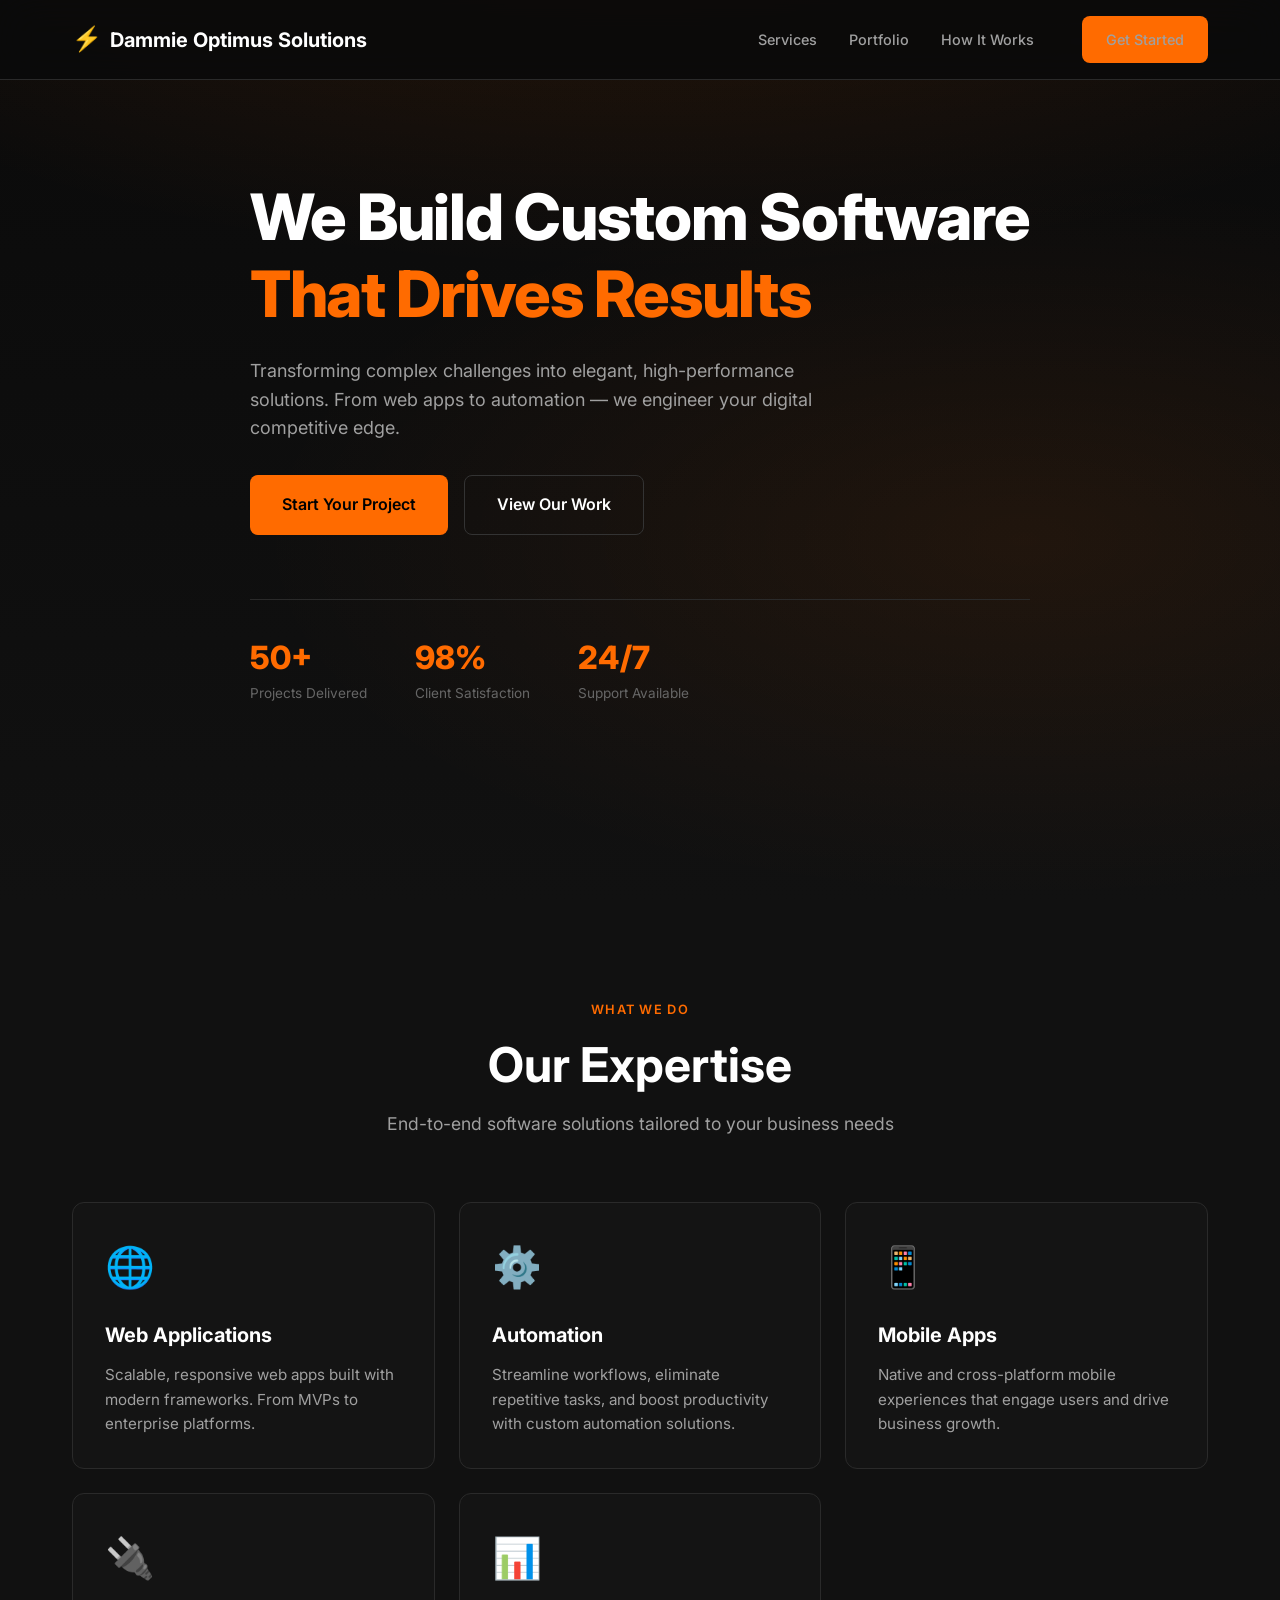
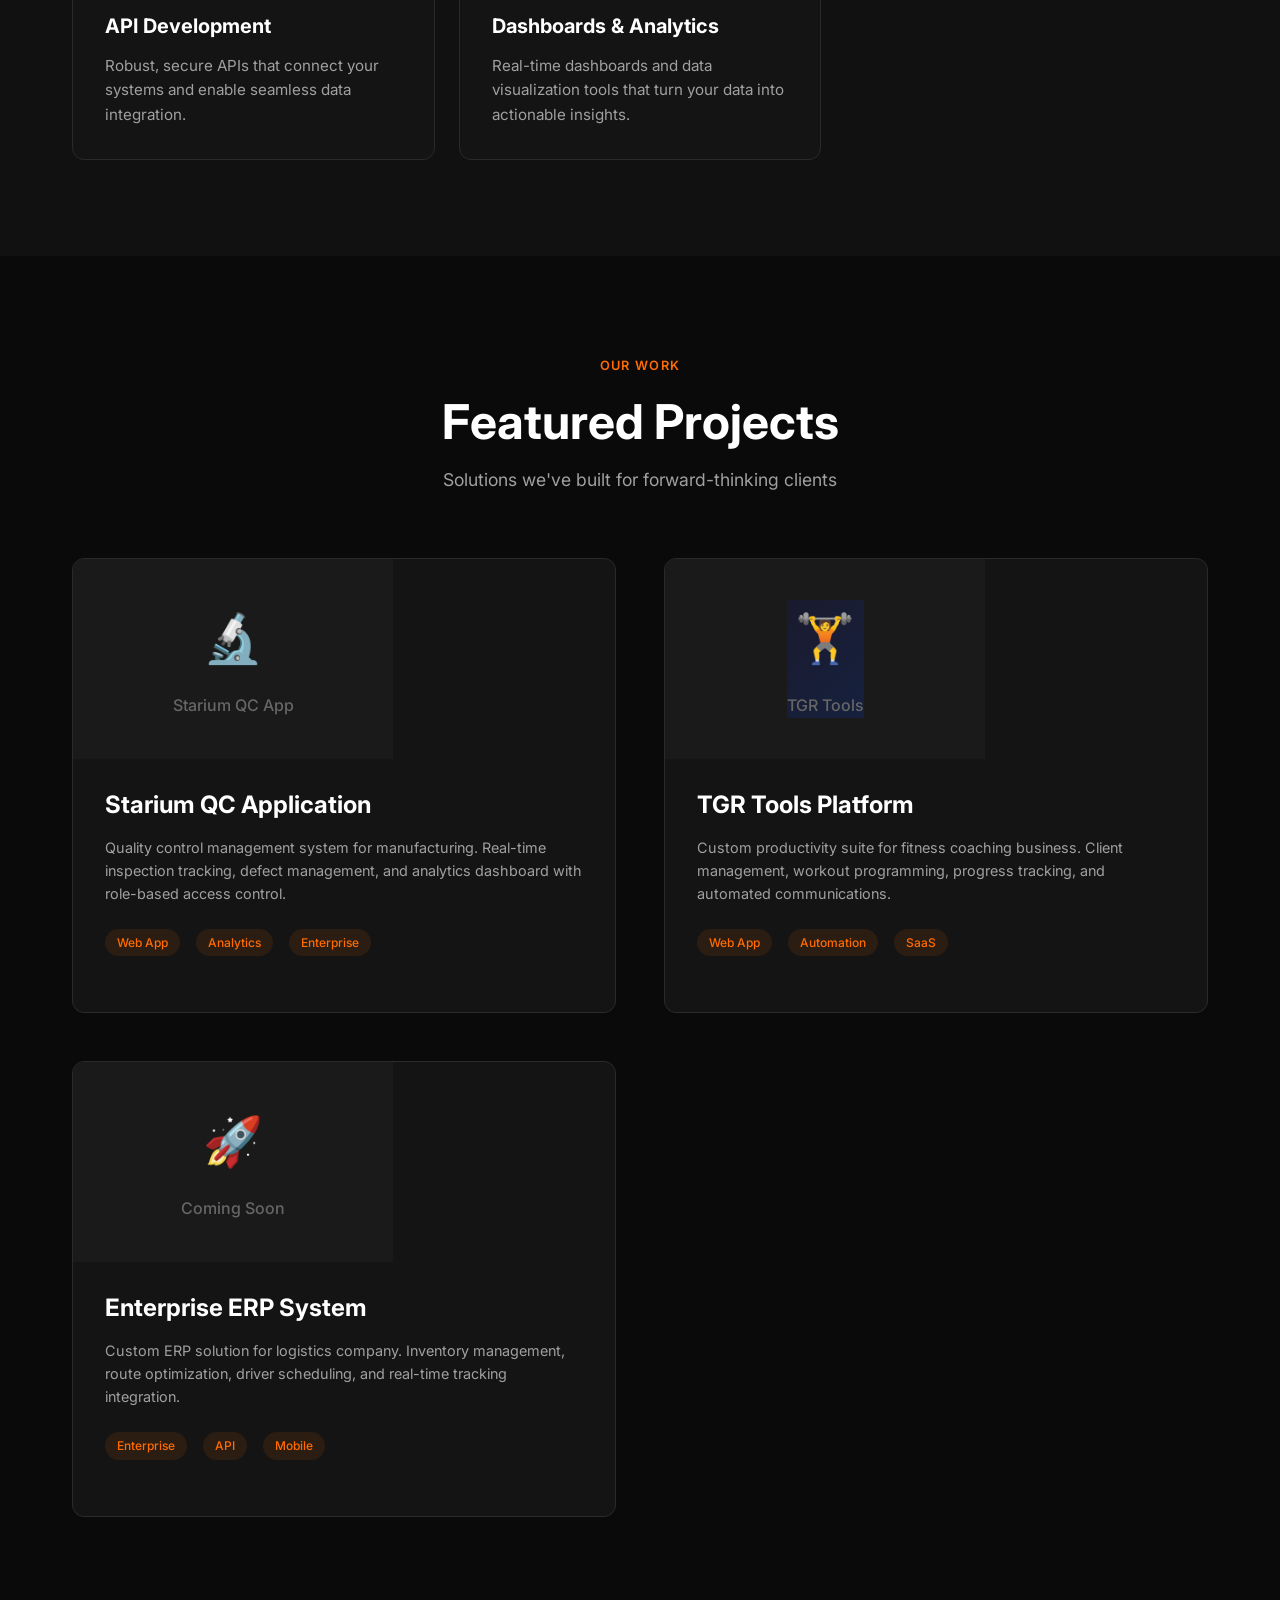
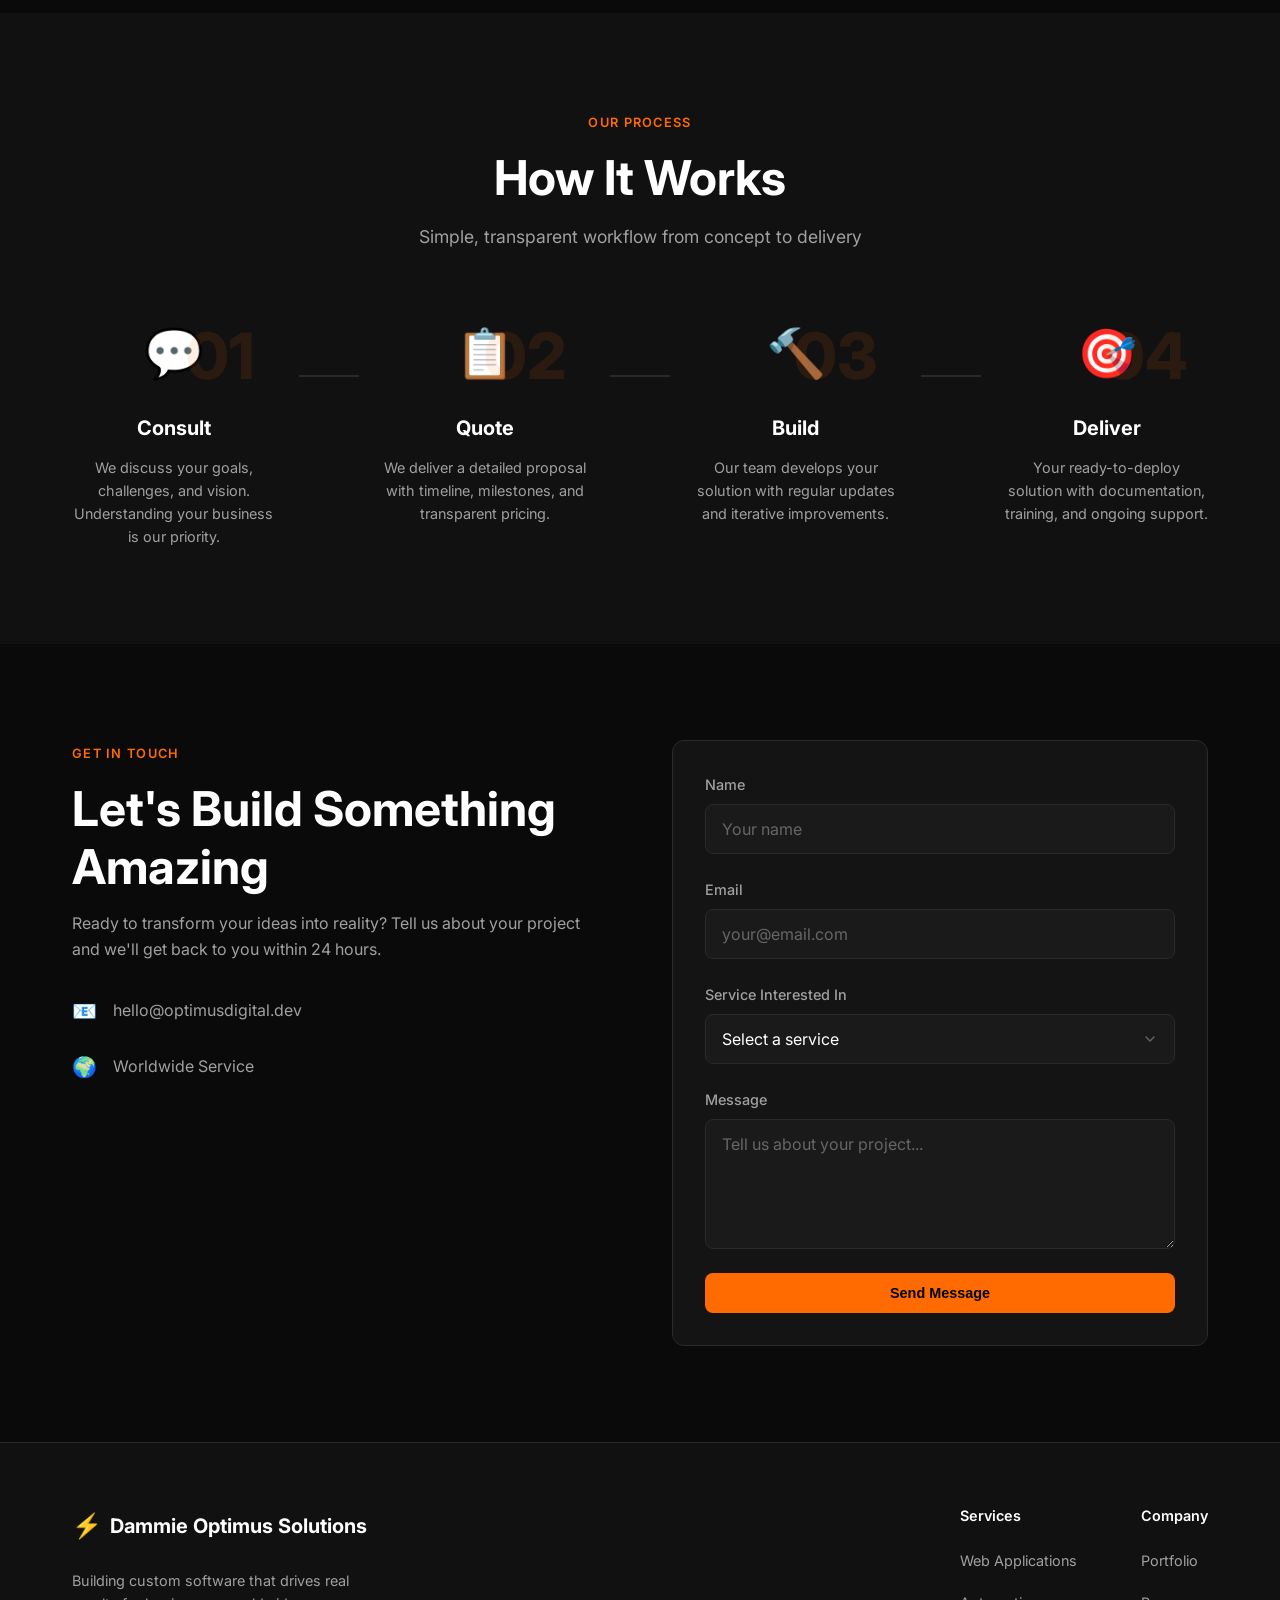
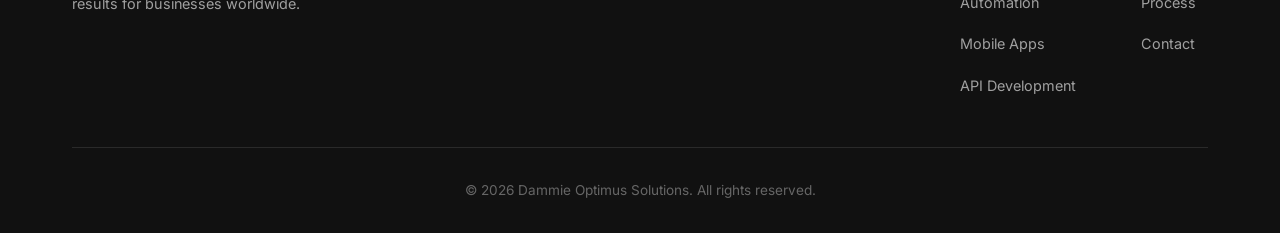
<file: index.html>
<!DOCTYPE html>
<html lang="en">
<head>
    <meta charset="UTF-8">
    <meta name="viewport" content="width=device-width, initial-scale=1.0">
    
    <!-- SEO Meta Tags -->
    <title>Dammie Optimus Solutions | Custom Software Solutions - Web Apps, Automation, Mobile Apps</title>
    <meta name="description" content="Dammie Optimus Solutions - Professional software agency building custom web applications, automation workflows, mobile apps, APIs, and dashboards. Transform your business with tailored digital solutions.">
    <meta name="keywords" content="web development, custom software, mobile app development, automation, API development, dashboard, Nigeria, Africa, freelance developer">
    <meta name="author" content="Dammie Optimus Solutions">
    <meta name="robots" content="index, follow">
    <link rel="canonical" href="https://engrdammie.github.io/agency/">
    
    <!-- Open Graph / Facebook -->
    <meta property="og:type" content="website">
    <meta property="og:url" content="https://engrdammie.github.io/agency/">
    <meta property="og:title" content="Dammie Optimus Solutions | Custom Software Solutions">
    <meta property="og:description" content="Professional software agency building custom web applications, automation workflows, mobile apps, and dashboards.">
    <meta property="og:image" content="https://engrdammie.github.io/agency/og-image.png">
    
    <!-- Twitter -->
    <meta property="twitter:card" content="summary_large_image">
    <meta property="twitter:url" content="https://engrdammie.github.io/agency/">
    <meta property="twitter:title" content="Dammie Optimus Solutions | Custom Software Solutions">
    <meta property="twitter:description" content="Professional software agency building custom web applications, automation workflows, mobile apps, and dashboards.">
    
    <!-- Schema.org -->
    <script type="application/ld+json">
    {
        "@context": "https://schema.org",
        "@type": "SoftwareDevelopment",
        "name": "Dammie Optimus Solutions",
        "description": "Custom software development agency specializing in web apps, automation, mobile apps, and dashboards.",
        "url": "https://engrdammie.github.io/agency/",
        "areaServed": ["Nigeria", "Worldwide"],
        "serviceType": ["Web Development", "Mobile App Development", "API Development", "Automation"],
        "priceRange": "$$"
    }
    </script>
    
    <link rel="stylesheet" href="styles.css">
    <link rel="preconnect" href="https://fonts.googleapis.com">
    <link rel="preconnect" href="https://fonts.gstatic.com" crossorigin>
    <link href="https://fonts.googleapis.com/css2?family=Inter:wght@400;500;600;700;800&display=swap" rel="stylesheet">
</head>
<body>
    <!-- Navigation -->
    <nav class="navbar">
        <div class="container">
            <a href="#" class="logo">
                <span class="logo-icon">⚡</span>
                <span class="logo-text">Dammie Optimus Solutions</span>
            </a>
            <ul class="nav-links">
                <li><a href="services.html">Services</a></li>
                <li><a href="portfolio.html">Portfolio</a></li>
                <li><a href="#process">How It Works</a></li>
                <li><a href="#contact" class="btn btn-primary">Get Started</a></li>
            </ul>
            <button class="mobile-menu-btn" aria-label="Toggle menu">
                <span></span>
                <span></span>
                <span></span>
            </button>
        </div>
    </nav>

    <!-- Hero Section -->
    <section class="hero">
        <div class="hero-bg"></div>
        <div class="container">
            <div class="hero-content">
                <h1 class="hero-title">
                    We Build Custom Software<br>
                    <span class="accent">That Drives Results</span>
                </h1>
                <p class="hero-subtitle">
                    Transforming complex challenges into elegant, high-performance solutions. 
                    From web apps to automation — we engineer your digital competitive edge.
                </p>
                <div class="hero-cta">
                    <a href="#contact" class="btn btn-primary btn-lg">Start Your Project</a>
                    <a href="#portfolio" class="btn btn-outline btn-lg">View Our Work</a>
                </div>
                <div class="hero-stats">
                    <div class="stat">
                        <span class="stat-number">50+</span>
                        <span class="stat-label">Projects Delivered</span>
                    </div>
                    <div class="stat">
                        <span class="stat-number">98%</span>
                        <span class="stat-label">Client Satisfaction</span>
                    </div>
                    <div class="stat">
                        <span class="stat-number">24/7</span>
                        <span class="stat-label">Support Available</span>
                    </div>
                </div>
            </div>
        </div>
    </section>

    <!-- Services Section -->
    <section id="services" class="services">
        <div class="container">
            <div class="section-header">
                <span class="section-tag">What We Do</span>
                <h2 class="section-title">Our Expertise</h2>
                <p class="section-subtitle">End-to-end software solutions tailored to your business needs</p>
            </div>
            <div class="services-grid">
                <div class="service-card">
                    <div class="service-icon">🌐</div>
                    <h3>Web Applications</h3>
                    <p>Scalable, responsive web apps built with modern frameworks. From MVPs to enterprise platforms.</p>
                </div>
                <div class="service-card">
                    <div class="service-icon">⚙️</div>
                    <h3>Automation</h3>
                    <p>Streamline workflows, eliminate repetitive tasks, and boost productivity with custom automation solutions.</p>
                </div>
                <div class="service-card">
                    <div class="service-icon">📱</div>
                    <h3>Mobile Apps</h3>
                    <p>Native and cross-platform mobile experiences that engage users and drive business growth.</p>
                </div>
                <div class="service-card">
                    <div class="service-icon">🔌</div>
                    <h3>API Development</h3>
                    <p>Robust, secure APIs that connect your systems and enable seamless data integration.</p>
                </div>
                <div class="service-card">
                    <div class="service-icon">📊</div>
                    <h3>Dashboards & Analytics</h3>
                    <p>Real-time dashboards and data visualization tools that turn your data into actionable insights.</p>
                </div>
            </div>
        </div>
    </section>

    <!-- Portfolio Section -->
    <section id="portfolio" class="portfolio">
        <div class="container">
            <div class="section-header">
                <span class="section-tag">Our Work</span>
                <h2 class="section-title">Featured Projects</h2>
                <p class="section-subtitle">Solutions we've built for forward-thinking clients</p>
            </div>
            <div class="portfolio-grid">
                <div class="portfolio-card">
                    <div class="portfolio-image">
                        <div class="portfolio-placeholder">
                            <span class="placeholder-icon">🔬</span>
                            <span class="placeholder-text">Starium QC App</span>
                        </div>
                    </div>
                    <div class="portfolio-content">
                        <h3>Starium QC Application</h3>
                        <p>Quality control management system for manufacturing. Real-time inspection tracking, defect management, and analytics dashboard with role-based access control.</p>
                        <div class="portfolio-tags">
                            <span class="tag">Web App</span>
                            <span class="tag">Analytics</span>
                            <span class="tag">Enterprise</span>
                        </div>
                    </div>
                </div>
                <div class="portfolio-card">
                    <div class="portfolio-image">
                        <div class="portfolio-placeholder tgr">
                            <span class="placeholder-icon">🏋️</span>
                            <span class="placeholder-text">TGR Tools</span>
                        </div>
                    </div>
                    <div class="portfolio-content">
                        <h3>TGR Tools Platform</h3>
                        <p>Custom productivity suite for fitness coaching business. Client management, workout programming, progress tracking, and automated communications.</p>
                        <div class="portfolio-tags">
                            <span class="tag">Web App</span>
                            <span class="tag">Automation</span>
                            <span class="tag">SaaS</span>
                        </div>
                    </div>
                </div>
                <div class="portfolio-card">
                    <div class="portfolio-image">
                        <div class="portfolio-placeholder">
                            <span class="placeholder-icon">🚀</span>
                            <span class="placeholder-text">Coming Soon</span>
                        </div>
                    </div>
                    <div class="portfolio-content">
                        <h3>Enterprise ERP System</h3>
                        <p>Custom ERP solution for logistics company. Inventory management, route optimization, driver scheduling, and real-time tracking integration.</p>
                        <div class="portfolio-tags">
                            <span class="tag">Enterprise</span>
                            <span class="tag">API</span>
                            <span class="tag">Mobile</span>
                        </div>
                    </div>
                </div>
            </div>
        </div>
    </section>

    <!-- How It Works Section -->
    <section id="process" class="process">
        <div class="container">
            <div class="section-header">
                <span class="section-tag">Our Process</span>
                <h2 class="section-title">How It Works</h2>
                <p class="section-subtitle">Simple, transparent workflow from concept to delivery</p>
            </div>
            <div class="process-steps">
                <div class="process-step">
                    <div class="step-number">01</div>
                    <div class="step-icon">💬</div>
                    <h3>Consult</h3>
                    <p>We discuss your goals, challenges, and vision. Understanding your business is our priority.</p>
                </div>
                <div class="process-connector"></div>
                <div class="process-step">
                    <div class="step-number">02</div>
                    <div class="step-icon">📋</div>
                    <h3>Quote</h3>
                    <p>We deliver a detailed proposal with timeline, milestones, and transparent pricing.</p>
                </div>
                <div class="process-connector"></div>
                <div class="process-step">
                    <div class="step-number">03</div>
                    <div class="step-icon">🔨</div>
                    <h3>Build</h3>
                    <p>Our team develops your solution with regular updates and iterative improvements.</p>
                </div>
                <div class="process-connector"></div>
                <div class="process-step">
                    <div class="step-number">04</div>
                    <div class="step-icon">🎯</div>
                    <h3>Deliver</h3>
                    <p>Your ready-to-deploy solution with documentation, training, and ongoing support.</p>
                </div>
            </div>
        </div>
    </section>

    <!-- Contact Section -->
    <section id="contact" class="contact">
        <div class="container">
            <div class="contact-wrapper">
                <div class="contact-info">
                    <span class="section-tag">Get In Touch</span>
                    <h2 class="section-title">Let's Build Something Amazing</h2>
                    <p>Ready to transform your ideas into reality? Tell us about your project and we'll get back to you within 24 hours.</p>
                    <div class="contact-details">
                        <div class="contact-item">
                            <span class="contact-icon">📧</span>
                            <span>hello@optimusdigital.dev</span>
                        </div>
                        <div class="contact-item">
                            <span class="contact-icon">🌍</span>
                            <span>Worldwide Service</span>
                        </div>
                    </div>
                </div>
                <div class="contact-form-wrapper">
                    <form id="contactForm" class="contact-form">
                        <div class="form-group">
                            <label for="name">Name</label>
                            <input type="text" id="name" name="name" required placeholder="Your name">
                        </div>
                        <div class="form-group">
                            <label for="email">Email</label>
                            <input type="email" id="email" name="email" required placeholder="your@email.com">
                        </div>
                        <div class="form-group">
                            <label for="service">Service Interested In</label>
                            <select id="service" name="service" required>
                                <option value="">Select a service</option>
                                <option value="web">Web Application</option>
                                <option value="automation">Automation</option>
                                <option value="mobile">Mobile App</option>
                                <option value="api">API Development</option>
                                <option value="dashboard">Dashboard/Analytics</option>
                                <option value="other">Other</option>
                            </select>
                        </div>
                        <div class="form-group">
                            <label for="message">Message</label>
                            <textarea id="message" name="message" rows="5" required placeholder="Tell us about your project..."></textarea>
                        </div>
                        <button type="submit" class="btn btn-primary btn-block">
                            <span class="btn-text">Send Message</span>
                            <span class="btn-loading">Sending...</span>
                        </button>
                        <div class="form-success" id="formSuccess">
                            <span class="success-icon">✓</span>
                            <span>Message sent successfully! We'll be in touch soon.</span>
                        </div>
                    </form>
                </div>
            </div>
        </div>
    </section>

    <!-- Footer -->
    <footer class="footer">
        <div class="container">
            <div class="footer-content">
                <div class="footer-brand">
                    <a href="#" class="logo">
                        <span class="logo-icon">⚡</span>
                        <span class="logo-text">Dammie Optimus Solutions</span>
                    </a>
                    <p>Building custom software that drives real results for businesses worldwide.</p>
                </div>
                <div class="footer-links">
                    <div class="footer-column">
                        <h4>Services</h4>
                        <ul>
                            <li><a href="#services">Web Applications</a></li>
                            <li><a href="#services">Automation</a></li>
                            <li><a href="#services">Mobile Apps</a></li>
                            <li><a href="#services">API Development</a></li>
                        </ul>
                    </div>
                    <div class="footer-column">
                        <h4>Company</h4>
                        <ul>
                            <li><a href="#portfolio">Portfolio</a></li>
                            <li><a href="#process">Process</a></li>
                            <li><a href="#contact">Contact</a></li>
                        </ul>
                    </div>
                </div>
            </div>
            <div class="footer-bottom">
                <p>&copy; <span id="year"></span> Dammie Optimus Solutions. All rights reserved.</p>
            </div>
        </div>
    </footer>

    <script src="script.js"></script>
</body>
</html>
</file>
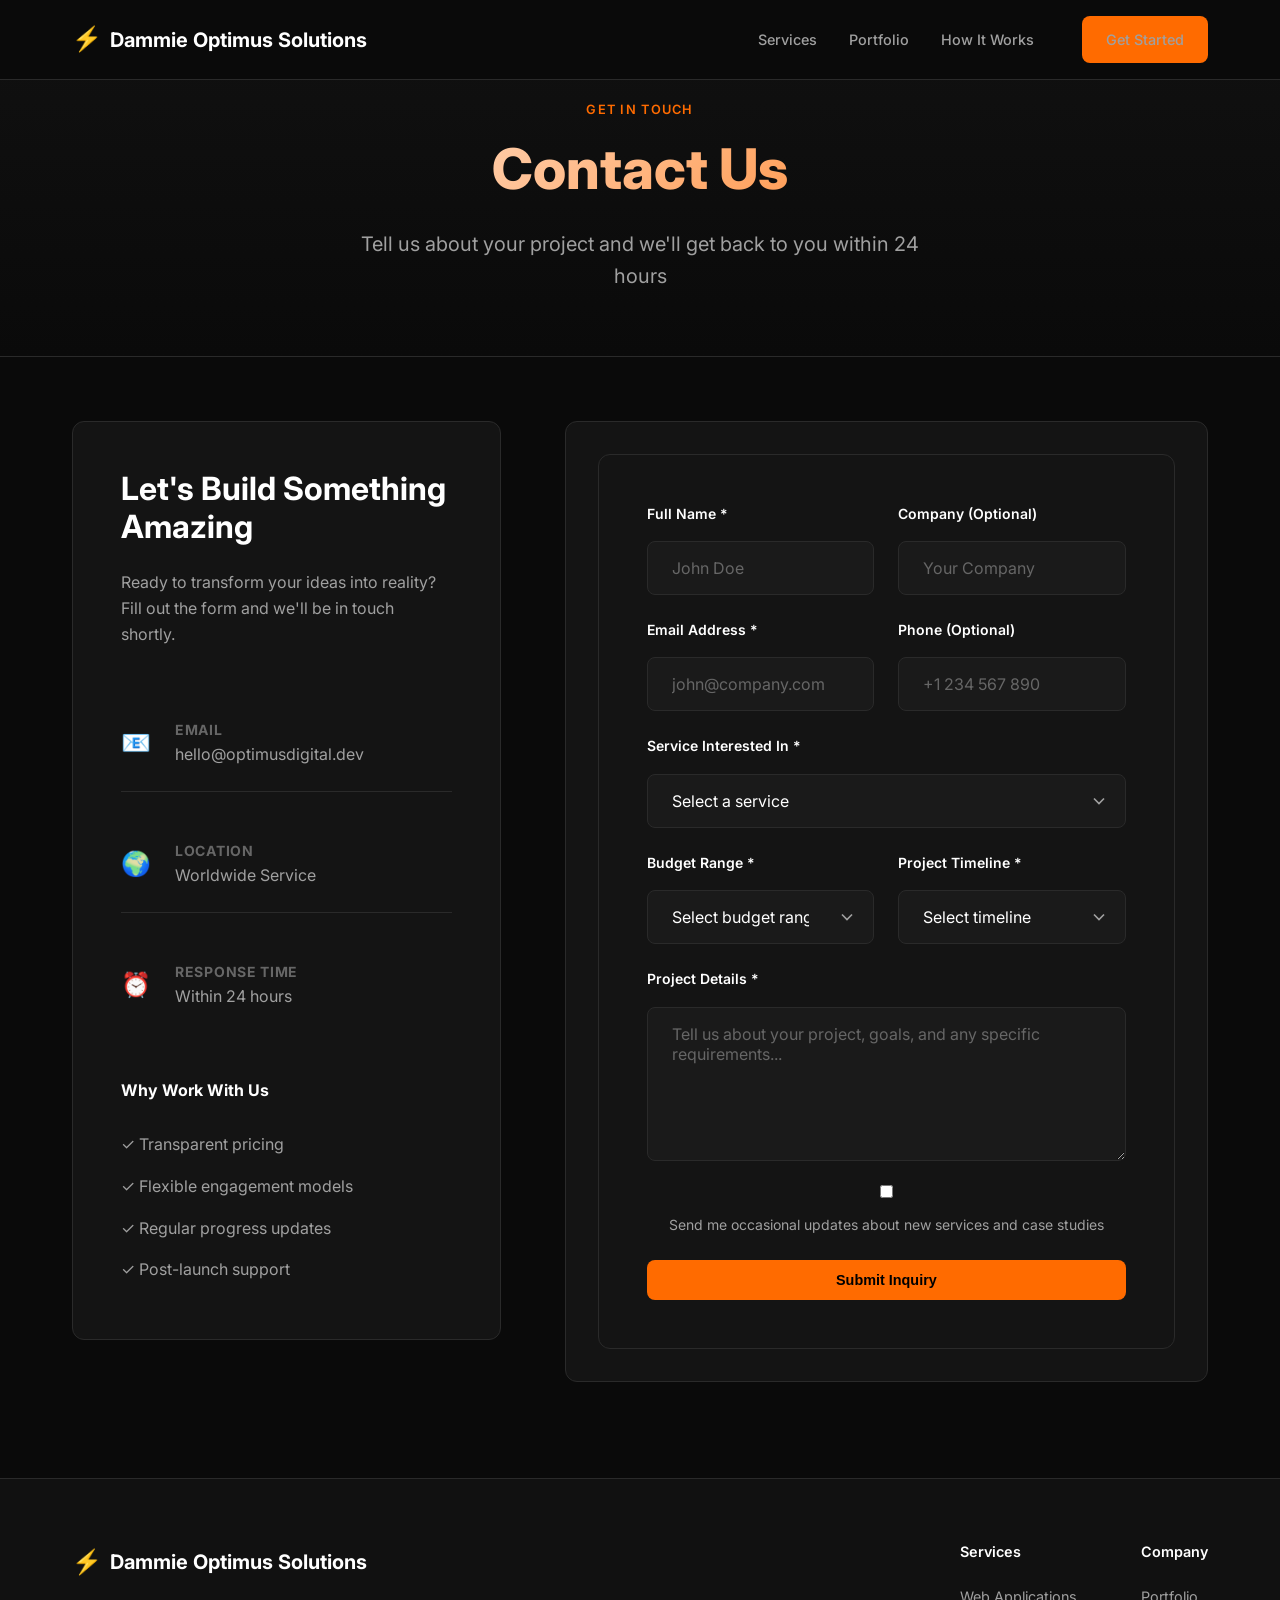
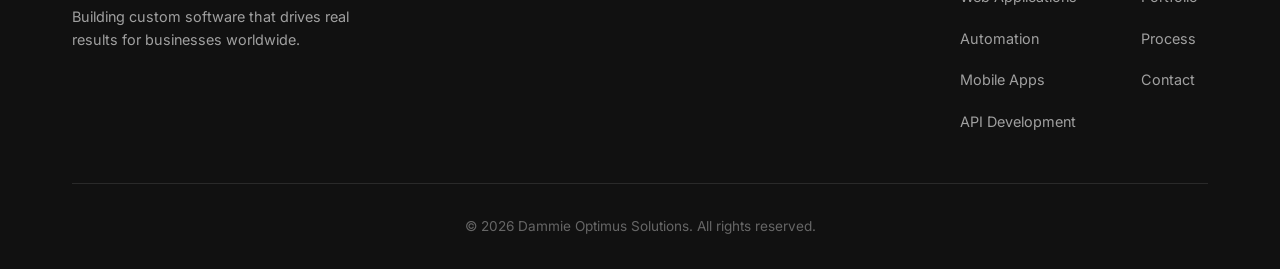
<file: contact.html>
<!DOCTYPE html>
<html lang="en">
<head>
    <meta charset="UTF-8">
    <meta name="viewport" content="width=device-width, initial-scale=1.0">
    <title>Contact Dammie Optimus Solutions - Get a Free Quote</title>
    <meta name="description" content="Contact Dammie Optimus Solutions for custom software development. Get a free quote for web apps, mobile apps, automation, or dashboard projects. Reach out today!">
    <meta name="keywords" content="contact software developer, get quote web development, hire developer Nigeria, software development inquiry">
    <meta name="robots" content="index, follow">
    <link rel="canonical" href="https://engrdammie.github.io/agency/contact.html">
    <link rel="stylesheet" href="styles.css">
    <link rel="preconnect" href="https://fonts.googleapis.com">
    <link rel="preconnect" href="https://fonts.gstatic.com" crossorigin>
    <link href="https://fonts.googleapis.com/css2?family=Inter:wght@400;500;600;700;800&display=swap" rel="stylesheet">
</head>
<body>
    <!-- Navigation -->
    <nav class="navbar">
        <div class="container">
            <a href="index.html" class="logo">
                <span class="logo-icon">⚡</span>
                <span class="logo-text">Dammie Optimus Solutions</span>
            </a>
            <ul class="nav-links">
                <li><a href="services.html">Services</a></li>
                <li><a href="portfolio.html">Portfolio</a></li>
                <li><a href="index.html#process">How It Works</a></li>
                <li><a href="contact.html" class="btn btn-primary">Get Started</a></li>
            </ul>
            <button class="mobile-menu-btn" aria-label="Toggle menu">
                <span></span>
                <span></span>
                <span></span>
            </button>
        </div>
    </nav>

    <!-- Page Header -->
    <section class="page-header">
        <div class="container">
            <span class="section-tag">Get In Touch</span>
            <h1 class="page-title">Contact Us</h1>
            <p class="page-subtitle">Tell us about your project and we'll get back to you within 24 hours</p>
        </div>
    </section>

    <!-- Contact Section -->
    <section class="contact-page">
        <div class="container">
            <div class="contact-wrapper">
                <div class="contact-info">
                    <h2>Let's Build Something Amazing</h2>
                    <p>Ready to transform your ideas into reality? Fill out the form and we'll be in touch shortly.</p>
                    <div class="contact-details">
                        <div class="contact-item">
                            <span class="contact-icon">📧</span>
                            <div>
                                <strong>Email</strong>
                                <span>hello@optimusdigital.dev</span>
                            </div>
                        </div>
                        <div class="contact-item">
                            <span class="contact-icon">🌍</span>
                            <div>
                                <strong>Location</strong>
                                <span>Worldwide Service</span>
                            </div>
                        </div>
                        <div class="contact-item">
                            <span class="contact-icon">⏰</span>
                            <div>
                                <strong>Response Time</strong>
                                <span>Within 24 hours</span>
                            </div>
                        </div>
                    </div>
                    <div class="contact-benefits">
                        <h3>Why Work With Us</h3>
                        <ul>
                            <li>✓ Transparent pricing</li>
                            <li>✓ Flexible engagement models</li>
                            <li>✓ Regular progress updates</li>
                            <li>✓ Post-launch support</li>
                        </ul>
                    </div>
                </div>
                <div class="contact-form-wrapper">
                    <!-- Replace FORMSPREE_FORM_ID with your form ID from formspree.io -->
                    <form id="inquiryForm" class="inquiry-form" action="https://formspree.io/f/xlgpqkpo" method="POST">
                        <div class="form-row">
                            <div class="form-group">
                                <label for="name">Full Name *</label>
                                <input type="text" id="name" name="name" required placeholder="John Doe">
                            </div>
                            <div class="form-group">
                                <label for="company">Company (Optional)</label>
                                <input type="text" id="company" name="company" placeholder="Your Company">
                            </div>
                        </div>
                        
                        <div class="form-row">
                            <div class="form-group">
                                <label for="email">Email Address *</label>
                                <input type="email" id="email" name="email" required placeholder="john@company.com">
                            </div>
                            <div class="form-group">
                                <label for="phone">Phone (Optional)</label>
                                <input type="tel" id="phone" name="phone" placeholder="+1 234 567 890">
                            </div>
                        </div>

                        <div class="form-group">
                            <label for="service">Service Interested In *</label>
                            <select id="service" name="service" required>
                                <option value="">Select a service</option>
                                <option value="web">Web Application Development</option>
                                <option value="automation">Automation & Workflows</option>
                                <option value="mobile">Mobile App (iOS/Android)</option>
                                <option value="api">API Development & Integration</option>
                                <option value="dashboard">Dashboards & Analytics</option>
                                <option value="other">Other / Not Sure</option>
                            </select>
                        </div>

                        <div class="form-row">
                            <div class="form-group">
                                <label for="budget">Budget Range *</label>
                                <select id="budget" name="budget" required>
                                    <option value="">Select budget range</option>
                                    <option value="1k-3k">$1,000 - $3,000</option>
                                    <option value="3k-5k">$3,000 - $5,000</option>
                                    <option value="5k-10k">$5,000 - $10,000</option>
                                    <option value="10k-25k">$10,000 - $25,000</option>
                                    <option value="25k-50k">$25,000 - $50,000</option>
                                    <option value="50k+">$50,000+</option>
                                    <option value="not-sure">Not sure yet</option>
                                </select>
                            </div>
                            <div class="form-group">
                                <label for="timeline">Project Timeline *</label>
                                <select id="timeline" name="timeline" required>
                                    <option value="">Select timeline</option>
                                    <option value="asap">ASAP (Urgent)</option>
                                    <option value="1month">Within 1 month</option>
                                    <option value="1-3months">1-3 months</option>
                                    <option value="3-6months">3-6 months</option>
                                    <option value="6months+">6+ months</option>
                                    <option value="flexible">Flexible / Research phase</option>
                                </select>
                            </div>
                        </div>

                        <div class="form-group">
                            <label for="message">Project Details *</label>
                            <textarea id="message" name="message" rows="6" required placeholder="Tell us about your project, goals, and any specific requirements..."></textarea>
                        </div>

                        <div class="form-group checkbox-group">
                            <input type="checkbox" id="newsletter" name="newsletter">
                            <label for="newsletter">Send me occasional updates about new services and case studies</label>
                        </div>

                        <button type="submit" class="btn btn-primary btn-block">
                            <span class="btn-text">Submit Inquiry</span>
                            <span class="btn-loading">Sending...</span>
                        </button>
                        
                        <div class="form-success" id="formSuccess">
                            <span class="success-icon">✓</span>
                            <div class="success-text">
                                <strong>Inquiry Submitted Successfully!</strong>
                                <span>We'll be in touch within 24 hours. Check your email for confirmation.</span>
                            </div>
                        </div>
                        
                        <div class="form-error" id="formError">
                            <span class="error-icon">⚠</span>
                            <span>Something went wrong. Please try again or email us directly.</span>
                        </div>
                    </form>
                </div>
            </div>
        </div>
    </section>

    <!-- Footer -->
    <footer class="footer">
        <div class="container">
            <div class="footer-content">
                <div class="footer-brand">
                    <a href="index.html" class="logo">
                        <span class="logo-icon">⚡</span>
                        <span class="logo-text">Dammie Optimus Solutions</span>
                    </a>
                    <p>Building custom software that drives real results for businesses worldwide.</p>
                </div>
                <div class="footer-links">
                    <div class="footer-column">
                        <h4>Services</h4>
                        <ul>
                            <li><a href="services.html">Web Applications</a></li>
                            <li><a href="services.html">Automation</a></li>
                            <li><a href="services.html">Mobile Apps</a></li>
                            <li><a href="services.html">API Development</a></li>
                        </ul>
                    </div>
                    <div class="footer-column">
                        <h4>Company</h4>
                        <ul>
                            <li><a href="portfolio.html">Portfolio</a></li>
                            <li><a href="index.html#process">Process</a></li>
                            <li><a href="contact.html">Contact</a></li>
                        </ul>
                    </div>
                </div>
            </div>
            <div class="footer-bottom">
                <p>&copy; <span id="year"></span> Dammie Optimus Solutions. All rights reserved.</p>
            </div>
        </div>
    </footer>

    <script src="script.js"></script>
    <script>
        // Handle URL params for pre-selected service
        document.addEventListener('DOMContentLoaded', function() {
            const params = new URLSearchParams(window.location.search);
            const service = params.get('service');
            if (service) {
                const select = document.getElementById('service');
                if (select) select.value = service;
            }
        });

        // Handle form submission via Formspree
        document.getElementById('inquiryForm').addEventListener('submit', async function(e) {
            e.preventDefault();
            
            const btn = this.querySelector('button[type="submit"]');
            const btnText = btn.querySelector('.btn-text');
            const btnLoading = btn.querySelector('.btn-loading');
            const formSuccess = document.getElementById('formSuccess');
            const formError = document.getElementById('formError');
            
            // Show loading state
            btn.disabled = true;
            btnText.style.display = 'none';
            btnLoading.style.display = 'inline';
            formSuccess.style.display = 'none';
            formError.style.display = 'none';
            
            const formAction = this.action;
            
            try {
                // Submit to Formspree
                const formData = new FormData(this);
                const response = await fetch(formAction, {
                    method: 'POST',
                    body: formData,
                    headers: {
                        'Accept': 'application/json'
                    }
                });
                
                if (response.ok) {
                    formSuccess.style.display = 'flex';
                    this.reset();
                } else {
                    throw new Error('Formspree submission failed');
                }
            } catch (error) {
                formError.style.display = 'flex';
                formError.querySelector('span').textContent = 'Submission failed. Please try again or email us directly.';
            } finally {
                btn.disabled = false;
                btnText.style.display = 'inline';
                btnLoading.style.display = 'none';
            }
        });
    </script>
</body>
</html>
</file>
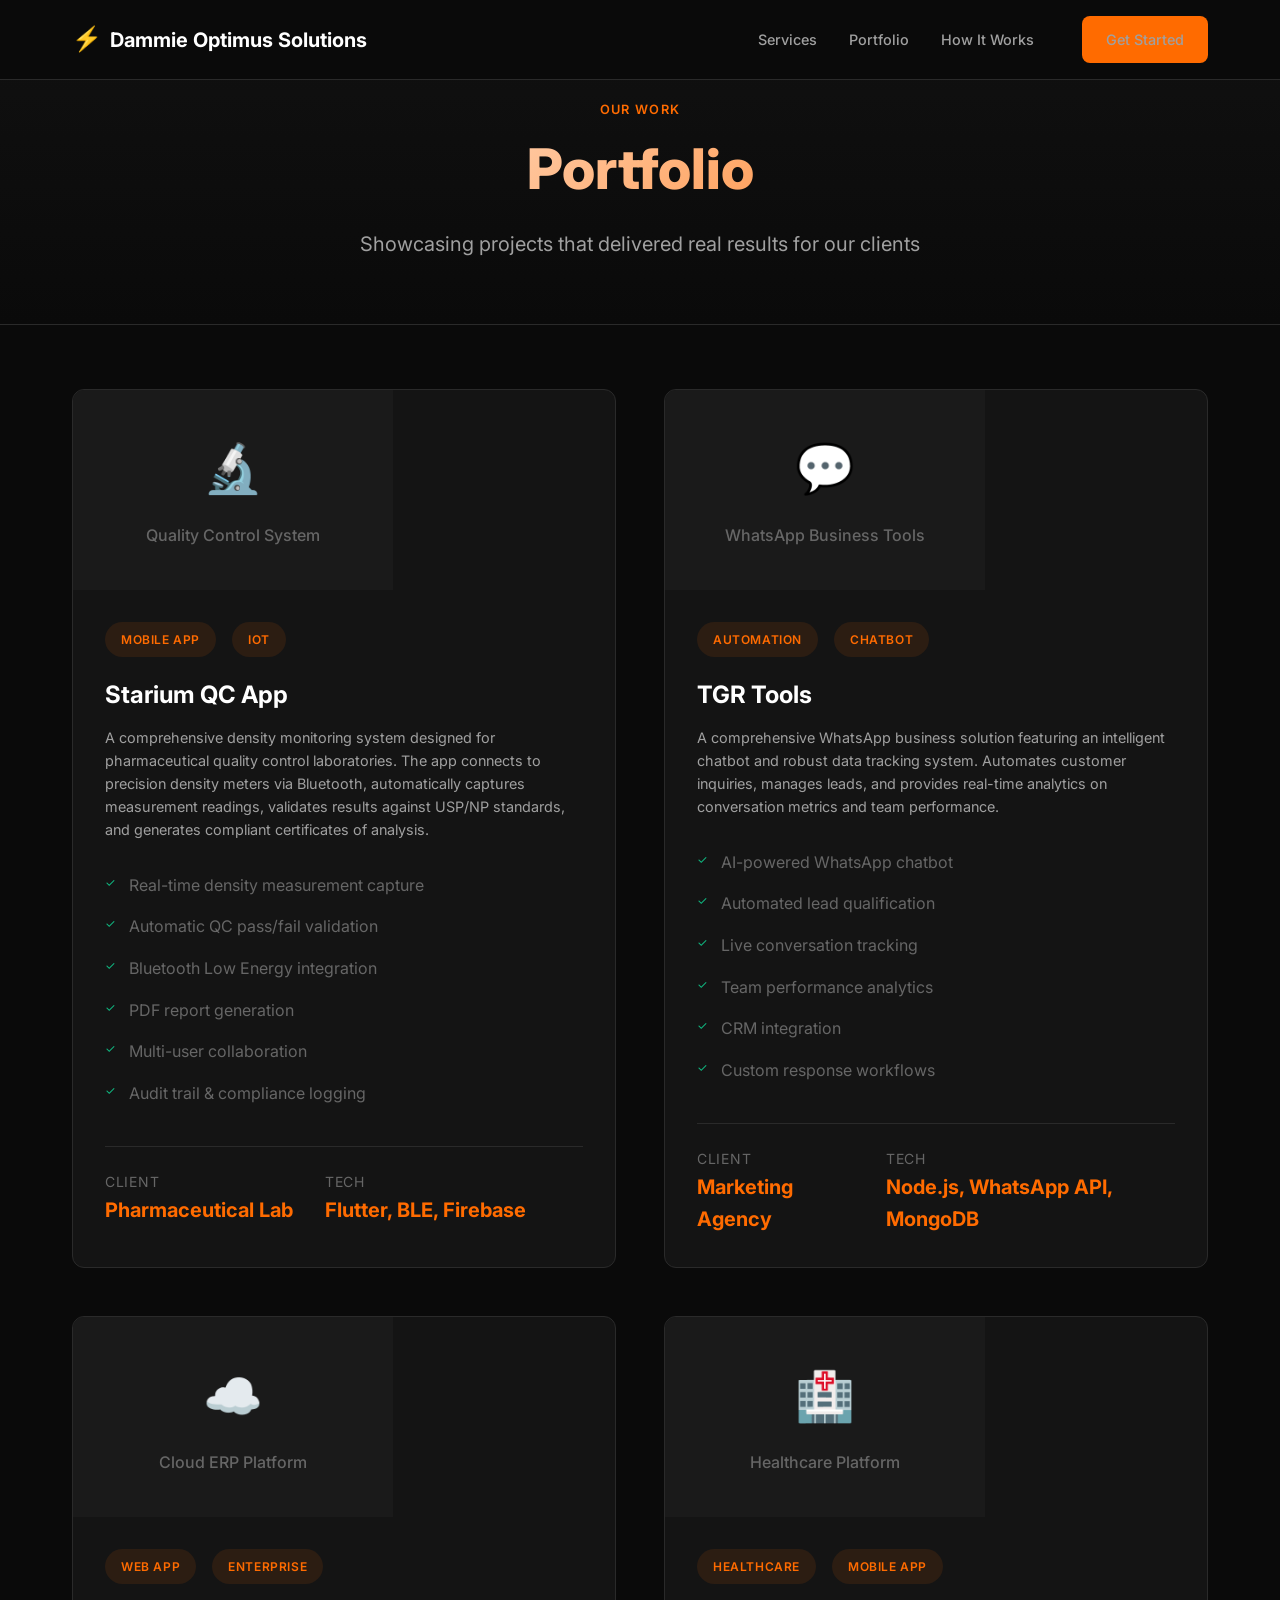
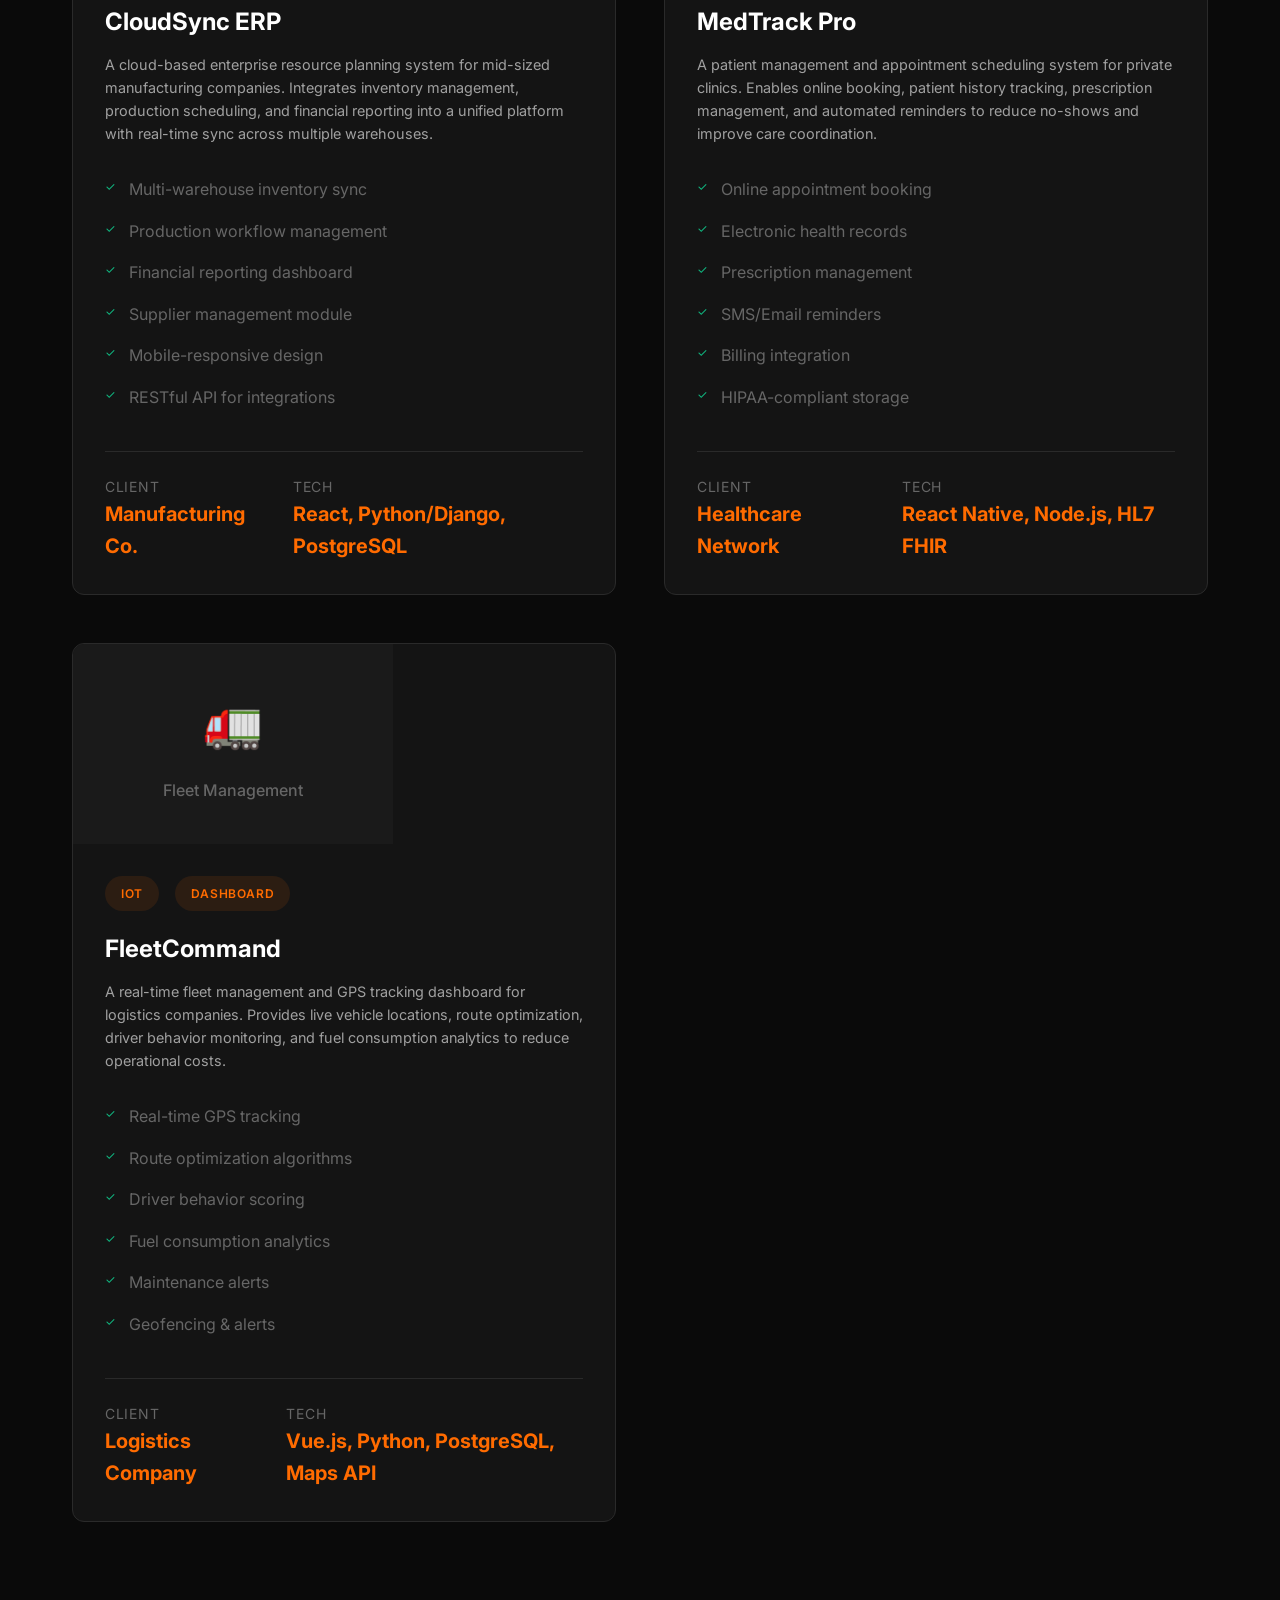
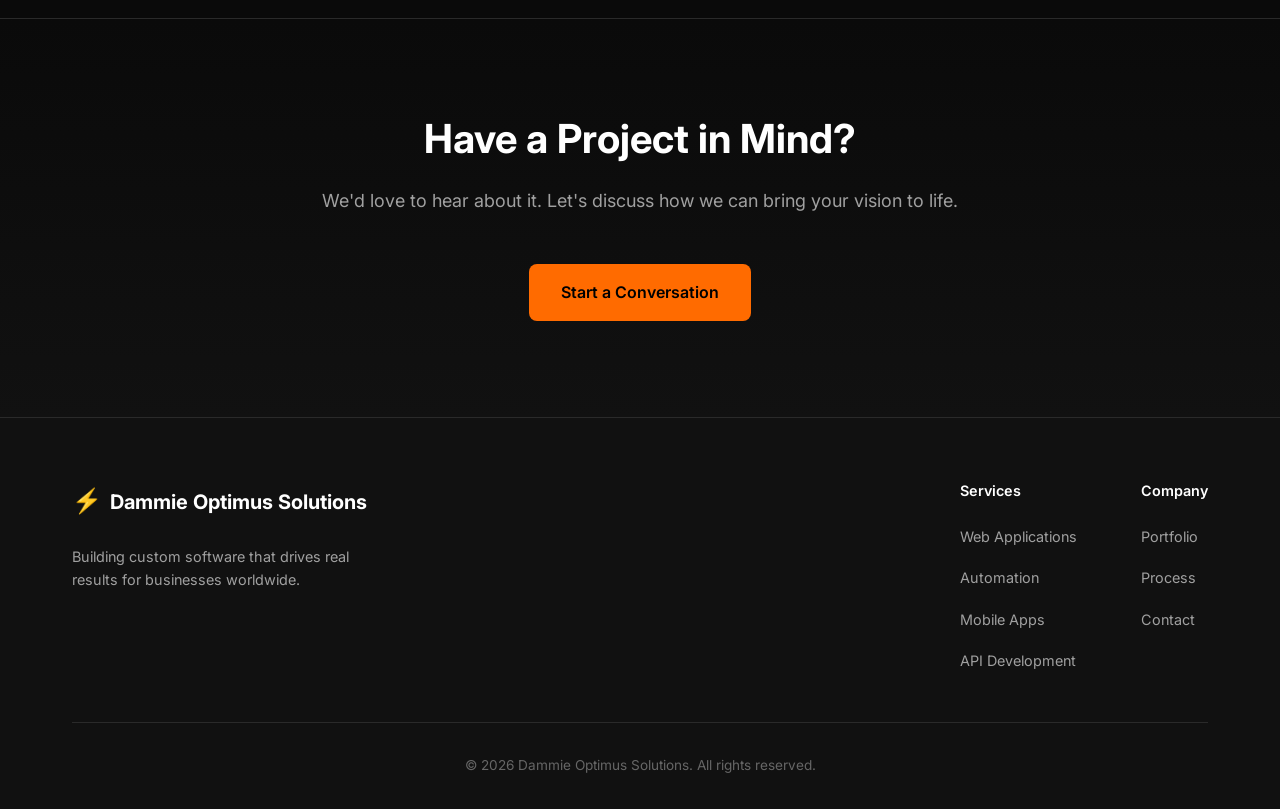
<file: portfolio.html>
<!DOCTYPE html>
<html lang="en">
<head>
    <meta charset="UTF-8">
    <meta name="viewport" content="width=device-width, initial-scale=1.0">
    <title>Portfolio | Dammie Optimus Solutions - Our Projects and Case Studies</title>
    <meta name="description" content="View our portfolio of custom software projects: web applications, mobile apps, automation systems, and enterprise dashboards built for clients worldwide.">
    <meta name="keywords" content="portfolio, web development projects, mobile app examples, case studies, software projects, completed projects">
    <meta name="robots" content="index, follow">
    <link rel="canonical" href="https://engrdammie.github.io/agency/portfolio.html">
    <link rel="stylesheet" href="styles.css">
    <link rel="preconnect" href="https://fonts.googleapis.com">
    <link rel="preconnect" href="https://fonts.gstatic.com" crossorigin>
    <link href="https://fonts.googleapis.com/css2?family=Inter:wght@400;500;600;700;800&display=swap" rel="stylesheet">
</head>
<body>
    <!-- Navigation -->
    <nav class="navbar">
        <div class="container">
            <a href="index.html" class="logo">
                <span class="logo-icon">⚡</span>
                <span class="logo-text">Dammie Optimus Solutions</span>
            </a>
            <ul class="nav-links">
                <li><a href="services.html">Services</a></li>
                <li><a href="portfolio.html">Portfolio</a></li>
                <li><a href="index.html#process">How It Works</a></li>
                <li><a href="contact.html" class="btn btn-primary">Get Started</a></li>
            </ul>
            <button class="mobile-menu-btn" aria-label="Toggle menu">
                <span></span>
                <span></span>
                <span></span>
            </button>
        </div>
    </nav>

    <!-- Page Header -->
    <section class="page-header">
        <div class="container">
            <span class="section-tag">Our Work</span>
            <h1 class="page-title">Portfolio</h1>
            <p class="page-subtitle">Showcasing projects that delivered real results for our clients</p>
        </div>
    </section>

    <!-- Portfolio Grid -->
    <section class="portfolio-section">
        <div class="container">
            <div class="portfolio-grid">
                
                <!-- Starium QC App -->
                <article class="portfolio-card">
                    <div class="portfolio-image">
                        <div class="portfolio-placeholder">
                            <span class="placeholder-icon">🔬</span>
                            <span class="placeholder-text">Quality Control System</span>
                        </div>
                    </div>
                    <div class="portfolio-content">
                        <div class="portfolio-tags">
                            <span class="portfolio-tag">Mobile App</span>
                            <span class="portfolio-tag">IoT</span>
                        </div>
                        <h3>Starium QC App</h3>
                        <p class="portfolio-description">
                            A comprehensive density monitoring system designed for pharmaceutical quality control laboratories. 
                            The app connects to precision density meters via Bluetooth, automatically captures measurement readings, 
                            validates results against USP/NP standards, and generates compliant certificates of analysis.
                        </p>
                        <ul class="portfolio-features">
                            <li>Real-time density measurement capture</li>
                            <li>Automatic QC pass/fail validation</li>
                            <li>Bluetooth Low Energy integration</li>
                            <li>PDF report generation</li>
                            <li>Multi-user collaboration</li>
                            <li>Audit trail & compliance logging</li>
                        </ul>
                        <div class="portfolio-meta">
                            <div class="meta-item">
                                <span class="meta-label">Client</span>
                                <span class="meta-value">Pharmaceutical Lab</span>
                            </div>
                            <div class="meta-item">
                                <span class="meta-label">Tech</span>
                                <span class="meta-value">Flutter, BLE, Firebase</span>
                            </div>
                        </div>
                    </div>
                </article>

                <!-- TGR Tools -->
                <article class="portfolio-card">
                    <div class="portfolio-image">
                        <div class="portfolio-placeholder">
                            <span class="placeholder-icon">💬</span>
                            <span class="placeholder-text">WhatsApp Business Tools</span>
                        </div>
                    </div>
                    <div class="portfolio-content">
                        <div class="portfolio-tags">
                            <span class="portfolio-tag">Automation</span>
                            <span class="portfolio-tag">Chatbot</span>
                        </div>
                        <h3>TGR Tools</h3>
                        <p class="portfolio-description">
                            A comprehensive WhatsApp business solution featuring an intelligent chatbot and robust data tracking system. 
                            Automates customer inquiries, manages leads, and provides real-time analytics on conversation metrics 
                            and team performance.
                        </p>
                        <ul class="portfolio-features">
                            <li>AI-powered WhatsApp chatbot</li>
                            <li>Automated lead qualification</li>
                            <li>Live conversation tracking</li>
                            <li>Team performance analytics</li>
                            <li>CRM integration</li>
                            <li>Custom response workflows</li>
                        </ul>
                        <div class="portfolio-meta">
                            <div class="meta-item">
                                <span class="meta-label">Client</span>
                                <span class="meta-value">Marketing Agency</span>
                            </div>
                            <div class="meta-item">
                                <span class="meta-label">Tech</span>
                                <span class="meta-value">Node.js, WhatsApp API, MongoDB</span>
                            </div>
                        </div>
                    </div>
                </article>

                <!-- CloudSync ERP -->
                <article class="portfolio-card">
                    <div class="portfolio-image">
                        <div class="portfolio-placeholder">
                            <span class="placeholder-icon">☁️</span>
                            <span class="placeholder-text">Cloud ERP Platform</span>
                        </div>
                    </div>
                    <div class="portfolio-content">
                        <div class="portfolio-tags">
                            <span class="portfolio-tag">Web App</span>
                            <span class="portfolio-tag">Enterprise</span>
                        </div>
                        <h3>CloudSync ERP</h3>
                        <p class="portfolio-description">
                            A cloud-based enterprise resource planning system for mid-sized manufacturing companies. 
                            Integrates inventory management, production scheduling, and financial reporting into a 
                            unified platform with real-time sync across multiple warehouses.
                        </p>
                        <ul class="portfolio-features">
                            <li>Multi-warehouse inventory sync</li>
                            <li>Production workflow management</li>
                            <li>Financial reporting dashboard</li>
                            <li>Supplier management module</li>
                            <li>Mobile-responsive design</li>
                            <li>RESTful API for integrations</li>
                        </ul>
                        <div class="portfolio-meta">
                            <div class="meta-item">
                                <span class="meta-label">Client</span>
                                <span class="meta-value">Manufacturing Co.</span>
                            </div>
                            <div class="meta-item">
                                <span class="meta-label">Tech</span>
                                <span class="meta-value">React, Python/Django, PostgreSQL</span>
                            </div>
                        </div>
                    </div>
                </article>

                <!-- MedTrack Pro -->
                <article class="portfolio-card">
                    <div class="portfolio-image">
                        <div class="portfolio-placeholder">
                            <span class="placeholder-icon">🏥</span>
                            <span class="placeholder-text">Healthcare Platform</span>
                        </div>
                    </div>
                    <div class="portfolio-content">
                        <div class="portfolio-tags">
                            <span class="portfolio-tag">Healthcare</span>
                            <span class="portfolio-tag">Mobile App</span>
                        </div>
                        <h3>MedTrack Pro</h3>
                        <p class="portfolio-description">
                            A patient management and appointment scheduling system for private clinics. Enables online booking, 
                            patient history tracking, prescription management, and automated reminders to reduce no-shows 
                            and improve care coordination.
                        </p>
                        <ul class="portfolio-features">
                            <li>Online appointment booking</li>
                            <li>Electronic health records</li>
                            <li>Prescription management</li>
                            <li>SMS/Email reminders</li>
                            <li>Billing integration</li>
                            <li>HIPAA-compliant storage</li>
                        </ul>
                        <div class="portfolio-meta">
                            <div class="meta-item">
                                <span class="meta-label">Client</span>
                                <span class="meta-value">Healthcare Network</span>
                            </div>
                            <div class="meta-item">
                                <span class="meta-label">Tech</span>
                                <span class="meta-value">React Native, Node.js, HL7 FHIR</span>
                            </div>
                        </div>
                    </div>
                </article>

                <!-- FleetCommand -->
                <article class="portfolio-card">
                    <div class="portfolio-image">
                        <div class="portfolio-placeholder">
                            <span class="placeholder-icon">🚛</span>
                            <span class="placeholder-text">Fleet Management</span>
                        </div>
                    </div>
                    <div class="portfolio-content">
                        <div class="portfolio-tags">
                            <span class="portfolio-tag">IoT</span>
                            <span class="portfolio-tag">Dashboard</span>
                        </div>
                        <h3>FleetCommand</h3>
                        <p class="portfolio-description">
                            A real-time fleet management and GPS tracking dashboard for logistics companies. Provides 
                            live vehicle locations, route optimization, driver behavior monitoring, and fuel consumption 
                            analytics to reduce operational costs.
                        </p>
                        <ul class="portfolio-features">
                            <li>Real-time GPS tracking</li>
                            <li>Route optimization algorithms</li>
                            <li>Driver behavior scoring</li>
                            <li>Fuel consumption analytics</li>
                            <li>Maintenance alerts</li>
                            <li>Geofencing & alerts</li>
                        </ul>
                        <div class="portfolio-meta">
                            <div class="meta-item">
                                <span class="meta-label">Client</span>
                                <span class="meta-value">Logistics Company</span>
                            </div>
                            <div class="meta-item">
                                <span class="meta-label">Tech</span>
                                <span class="meta-value">Vue.js, Python, PostgreSQL, Maps API</span>
                            </div>
                        </div>
                    </div>
                </article>

            </div>
        </div>
    </section>

    <!-- CTA Section -->
    <section class="cta-section">
        <div class="container">
            <div class="cta-content">
                <h2>Have a Project in Mind?</h2>
                <p> We'd love to hear about it. Let's discuss how we can bring your vision to life.</p>
                <a href="contact.html" class="btn btn-primary btn-lg">Start a Conversation</a>
            </div>
        </div>
    </section>

    <!-- Footer -->
    <footer class="footer">
        <div class="container">
            <div class="footer-content">
                <div class="footer-brand">
                    <a href="index.html" class="logo">
                        <span class="logo-icon">⚡</span>
                        <span class="logo-text">Dammie Optimus Solutions</span>
                    </a>
                    <p>Building custom software that drives real results for businesses worldwide.</p>
                </div>
                <div class="footer-links">
                    <div class="footer-column">
                        <h4>Services</h4>
                        <ul>
                            <li><a href="services.html">Web Applications</a></li>
                            <li><a href="services.html">Automation</a></li>
                            <li><a href="services.html">Mobile Apps</a></li>
                            <li><a href="services.html">API Development</a></li>
                        </ul>
                    </div>
                    <div class="footer-column">
                        <h4>Company</h4>
                        <ul>
                            <li><a href="portfolio.html">Portfolio</a></li>
                            <li><a href="index.html#process">Process</a></li>
                            <li><a href="contact.html">Contact</a></li>
                        </ul>
                    </div>
                </div>
            </div>
            <div class="footer-bottom">
                <p>&copy; <span id="year"></span> Dammie Optimus Solutions. All rights reserved.</p>
            </div>
        </div>
    </footer>

    <script src="script.js"></script>
</body>
</html>
</file>
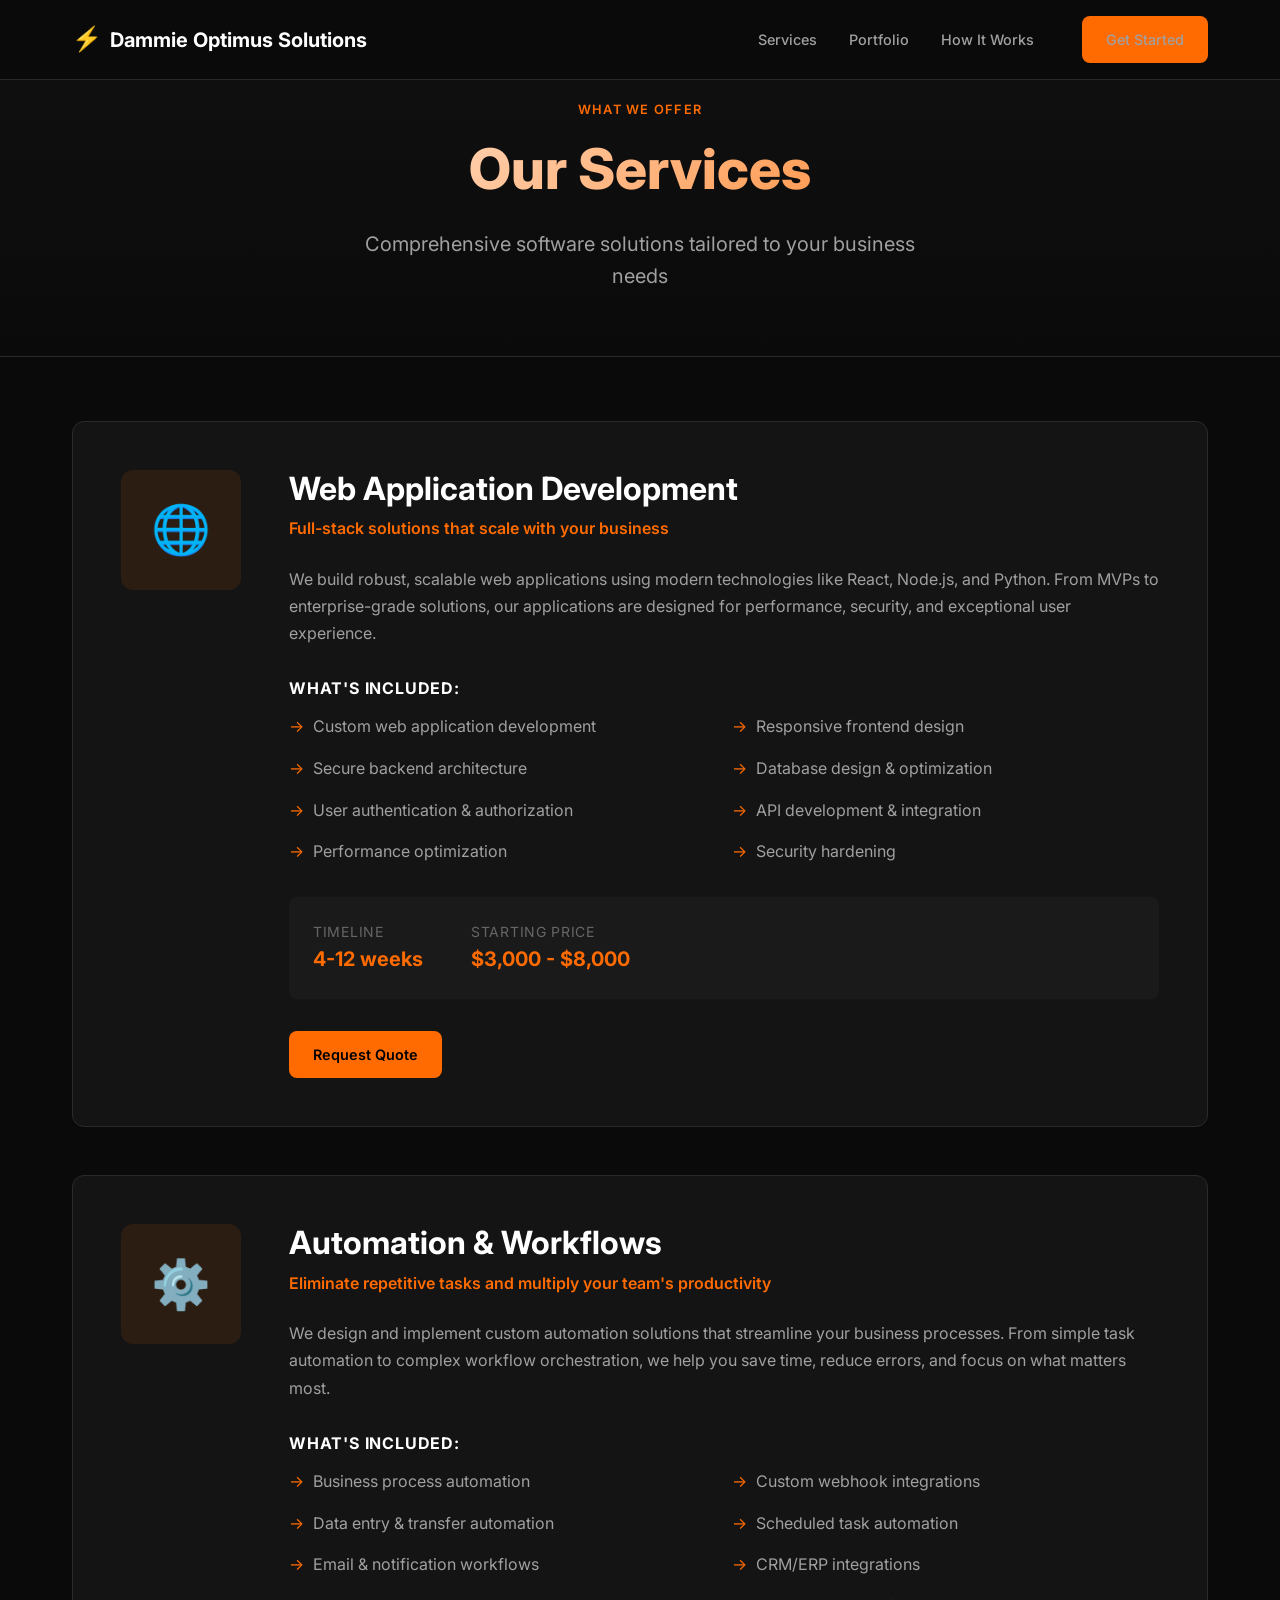
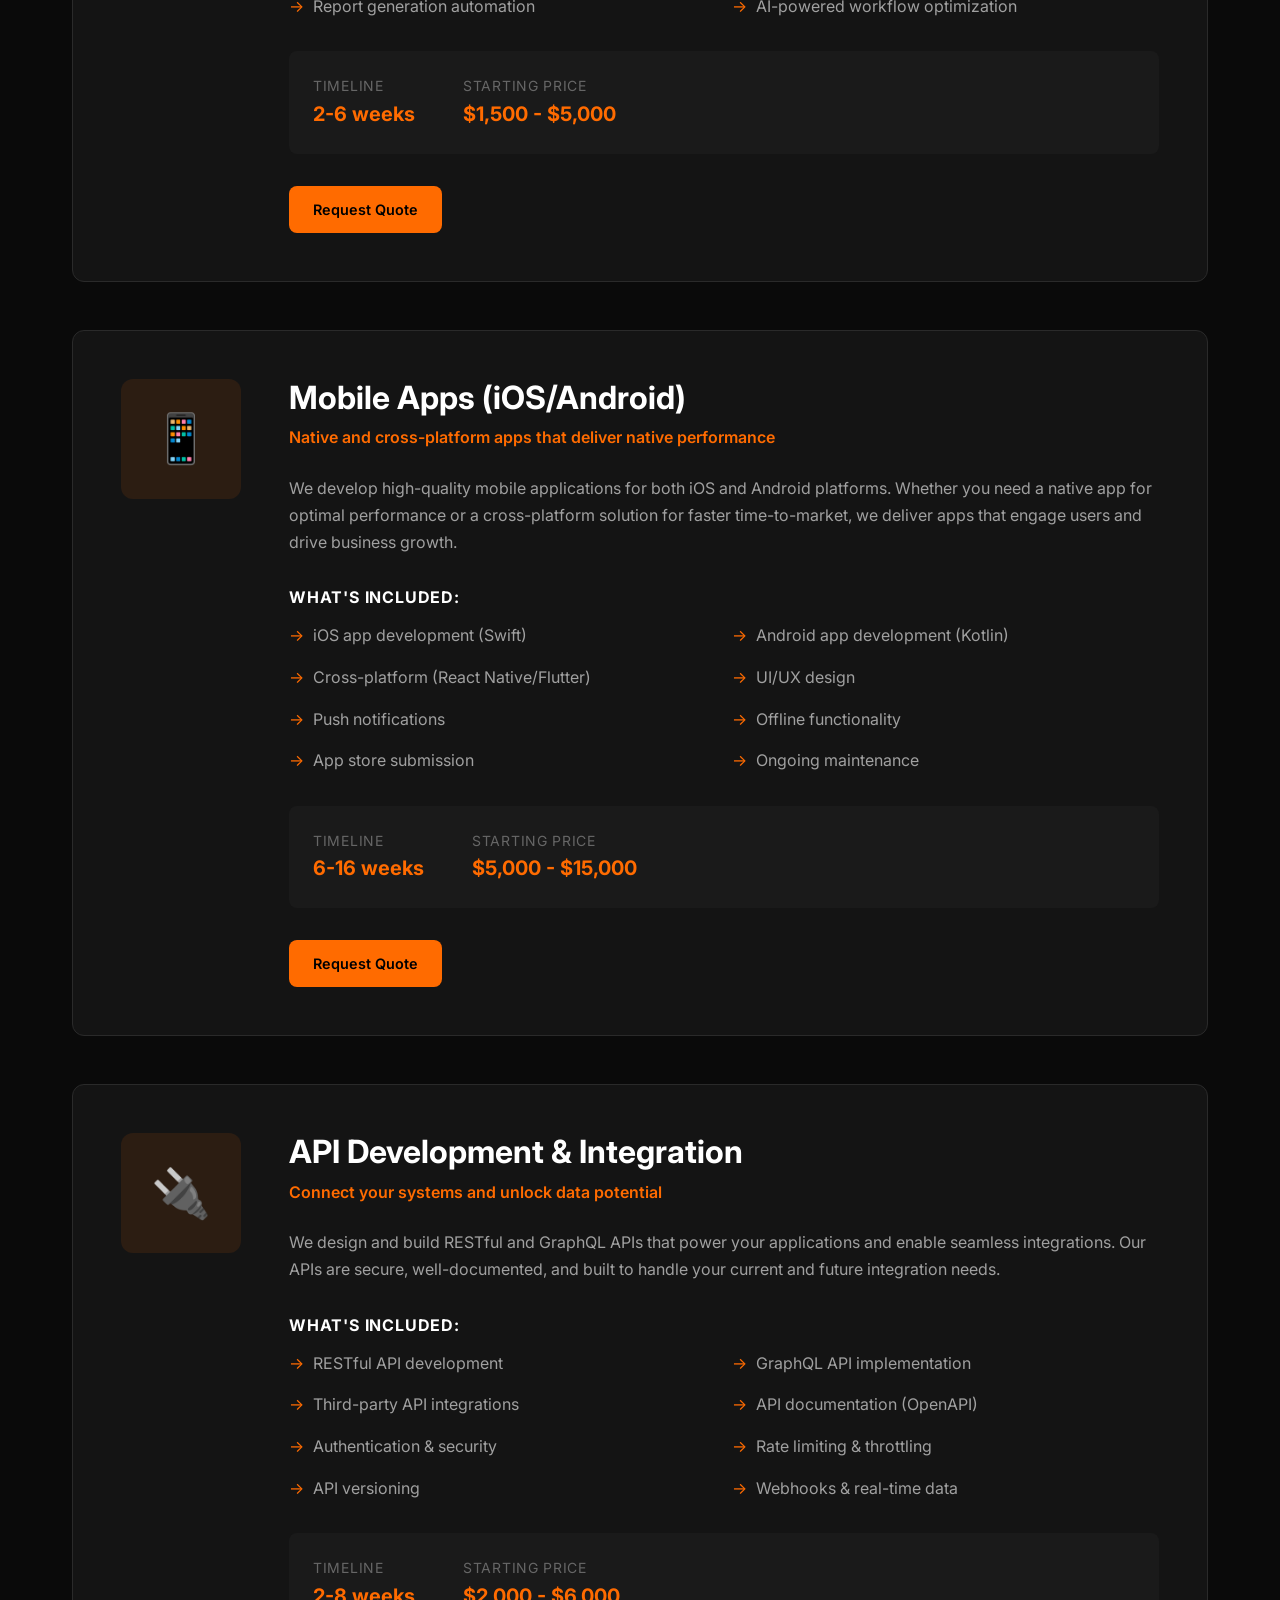
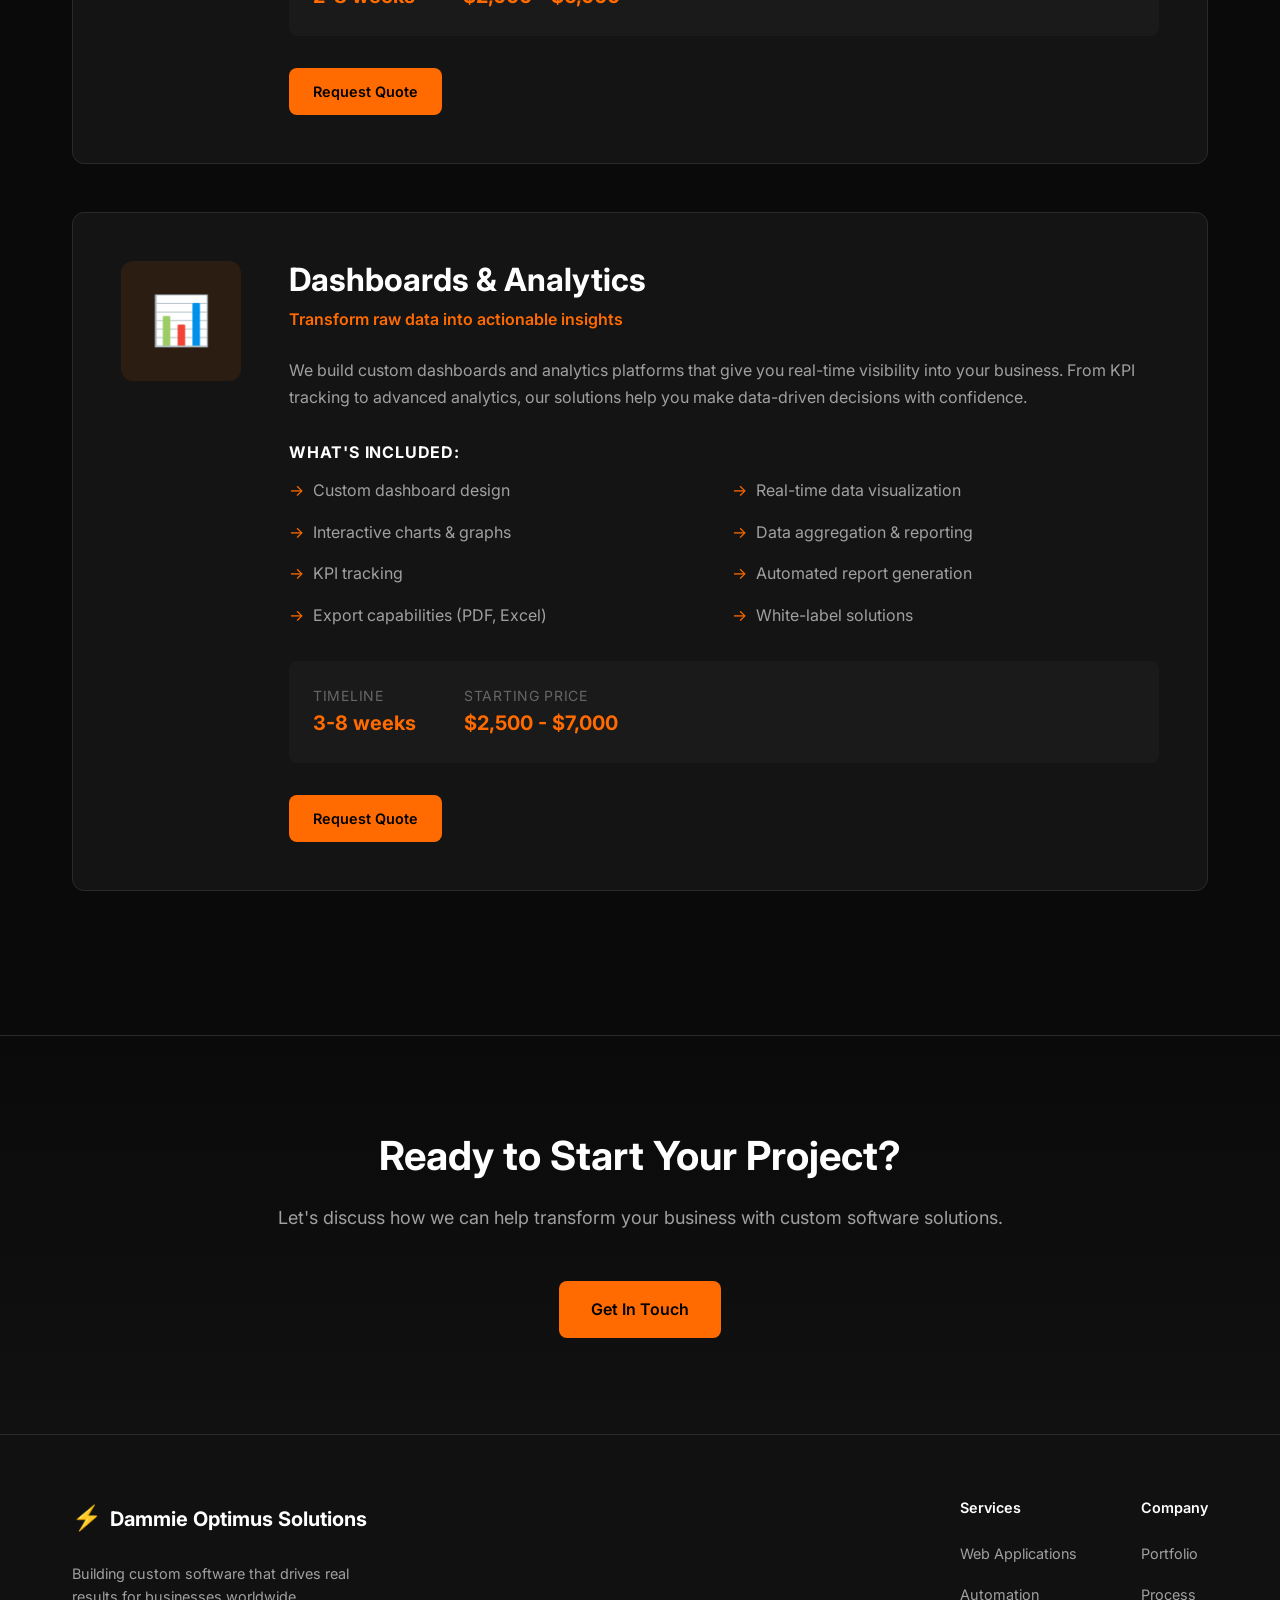
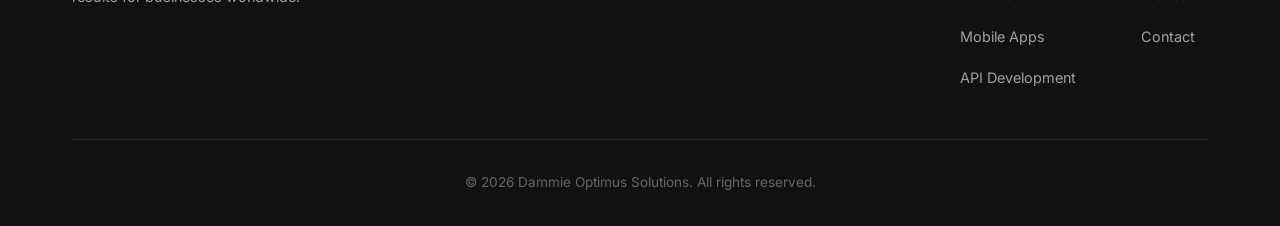
<file: services.html>
<!DOCTYPE html>
<html lang="en">
<head>
    <meta charset="UTF-8">
    <meta name="viewport" content="width=device-width, initial-scale=1.0">
    <title>Services | Dammie Optimus Solutions - Web Development, Mobile Apps, Automation</title>
    <meta name="description" content="Dammie Optimus Solutions services: Custom web application development, mobile apps for iOS/Android, workflow automation, API integration, and analytics dashboards.">
    <meta name="keywords" content="web development services, mobile app development, automation services, API development, dashboard development, software agency Nigeria">
    <meta name="robots" content="index, follow">
    <link rel="canonical" href="https://engrdammie.github.io/agency/services.html">
    <link rel="stylesheet" href="styles.css">
    <link rel="preconnect" href="https://fonts.googleapis.com">
    <link rel="preconnect" href="https://fonts.gstatic.com" crossorigin>
    <link href="https://fonts.googleapis.com/css2?family=Inter:wght@400;500;600;700;800&display=swap" rel="stylesheet">
</head>
<body>
    <!-- Navigation -->
    <nav class="navbar">
        <div class="container">
            <a href="index.html" class="logo">
                <span class="logo-icon">⚡</span>
                <span class="logo-text">Dammie Optimus Solutions</span>
            </a>
            <ul class="nav-links">
                <li><a href="services.html">Services</a></li>
                <li><a href="portfolio.html">Portfolio</a></li>
                <li><a href="index.html#process">How It Works</a></li>
                <li><a href="contact.html" class="btn btn-primary">Get Started</a></li>
            </ul>
            <button class="mobile-menu-btn" aria-label="Toggle menu">
                <span></span>
                <span></span>
                <span></span>
            </button>
        </div>
    </nav>

    <!-- Page Header -->
    <section class="page-header">
        <div class="container">
            <span class="section-tag">What We Offer</span>
            <h1 class="page-title">Our Services</h1>
            <p class="page-subtitle">Comprehensive software solutions tailored to your business needs</p>
        </div>
    </section>

    <!-- Services Detail Section -->
    <section class="services-detail">
        <div class="container">
            
            <!-- Web Application Development -->
            <div class="service-detail-card" id="web-apps">
                <div class="service-detail-icon">🌐</div>
                <div class="service-detail-content">
                    <h2>Web Application Development</h2>
                    <p class="service-tagline">Full-stack solutions that scale with your business</p>
                    <p class="service-description">
                        We build robust, scalable web applications using modern technologies like React, Node.js, and Python. 
                        From MVPs to enterprise-grade solutions, our applications are designed for performance, security, and 
                        exceptional user experience.
                    </p>
                    <div class="service-features">
                        <h3>What's Included:</h3>
                        <ul>
                            <li>Custom web application development</li>
                            <li>Responsive frontend design</li>
                            <li>Secure backend architecture</li>
                            <li>Database design & optimization</li>
                            <li>User authentication & authorization</li>
                            <li>API development & integration</li>
                            <li>Performance optimization</li>
                            <li>Security hardening</li>
                        </ul>
                    </div>
                    <div class="service-meta">
                        <div class="meta-item">
                            <span class="meta-label">Timeline</span>
                            <span class="meta-value">4-12 weeks</span>
                        </div>
                        <div class="meta-item">
                            <span class="meta-label">Starting Price</span>
                            <span class="meta-value">$3,000 - $8,000</span>
                        </div>
                    </div>
                    <a href="contact.html?service=web" class="btn btn-primary">Request Quote</a>
                </div>
            </div>

            <!-- Automation & Workflows -->
            <div class="service-detail-card" id="automation">
                <div class="service-detail-icon">⚙️</div>
                <div class="service-detail-content">
                    <h2>Automation & Workflows</h2>
                    <p class="service-tagline">Eliminate repetitive tasks and multiply your team's productivity</p>
                    <p class="service-description">
                        We design and implement custom automation solutions that streamline your business processes. 
                        From simple task automation to complex workflow orchestration, we help you save time, reduce errors, 
                        and focus on what matters most.
                    </p>
                    <div class="service-features">
                        <h3>What's Included:</h3>
                        <ul>
                            <li>Business process automation</li>
                            <li>Custom webhook integrations</li>
                            <li>Data entry & transfer automation</li>
                            <li>Scheduled task automation</li>
                            <li>Email & notification workflows</li>
                            <li>CRM/ERP integrations</li>
                            <li>Report generation automation</li>
                            <li>AI-powered workflow optimization</li>
                        </ul>
                    </div>
                    <div class="service-meta">
                        <div class="meta-item">
                            <span class="meta-label">Timeline</span>
                            <span class="meta-value">2-6 weeks</span>
                        </div>
                        <div class="meta-item">
                            <span class="meta-label">Starting Price</span>
                            <span class="meta-value">$1,500 - $5,000</span>
                        </div>
                    </div>
                    <a href="contact.html?service=automation" class="btn btn-primary">Request Quote</a>
                </div>
            </div>

            <!-- Mobile Apps -->
            <div class="service-detail-card" id="mobile">
                <div class="service-detail-icon">📱</div>
                <div class="service-detail-content">
                    <h2>Mobile Apps (iOS/Android)</h2>
                    <p class="service-tagline">Native and cross-platform apps that deliver native performance</p>
                    <p class="service-description">
                        We develop high-quality mobile applications for both iOS and Android platforms. Whether you need 
                        a native app for optimal performance or a cross-platform solution for faster time-to-market, 
                        we deliver apps that engage users and drive business growth.
                    </p>
                    <div class="service-features">
                        <h3>What's Included:</h3>
                        <ul>
                            <li>iOS app development (Swift)</li>
                            <li>Android app development (Kotlin)</li>
                            <li>Cross-platform (React Native/Flutter)</li>
                            <li>UI/UX design</li>
                            <li>Push notifications</li>
                            <li>Offline functionality</li>
                            <li>App store submission</li>
                            <li>Ongoing maintenance</li>
                        </ul>
                    </div>
                    <div class="service-meta">
                        <div class="meta-item">
                            <span class="meta-label">Timeline</span>
                            <span class="meta-value">6-16 weeks</span>
                        </div>
                        <div class="meta-item">
                            <span class="meta-label">Starting Price</span>
                            <span class="meta-value">$5,000 - $15,000</span>
                        </div>
                    </div>
                    <a href="contact.html?service=mobile" class="btn btn-primary">Request Quote</a>
                </div>
            </div>

            <!-- API Development -->
            <div class="service-detail-card" id="api">
                <div class="service-detail-icon">🔌</div>
                <div class="service-detail-content">
                    <h2>API Development & Integration</h2>
                    <p class="service-tagline">Connect your systems and unlock data potential</p>
                    <p class="service-description">
                        We design and build RESTful and GraphQL APIs that power your applications and enable seamless 
                        integrations. Our APIs are secure, well-documented, and built to handle your current and 
                        future integration needs.
                    </p>
                    <div class="service-features">
                        <h3>What's Included:</h3>
                        <ul>
                            <li>RESTful API development</li>
                            <li>GraphQL API implementation</li>
                            <li>Third-party API integrations</li>
                            <li>API documentation (OpenAPI)</li>
                            <li>Authentication & security</li>
                            <li>Rate limiting & throttling</li>
                            <li>API versioning</li>
                            <li>Webhooks & real-time data</li>
                        </ul>
                    </div>
                    <div class="service-meta">
                        <div class="meta-item">
                            <span class="meta-label">Timeline</span>
                            <span class="meta-value">2-8 weeks</span>
                        </div>
                        <div class="meta-item">
                            <span class="meta-label">Starting Price</span>
                            <span class="meta-value">$2,000 - $6,000</span>
                        </div>
                    </div>
                    <a href="contact.html?service=api" class="btn btn-primary">Request Quote</a>
                </div>
            </div>

            <!-- Dashboards & Analytics -->
            <div class="service-detail-card" id="dashboards">
                <div class="service-detail-icon">📊</div>
                <div class="service-detail-content">
                    <h2>Dashboards & Analytics</h2>
                    <p class="service-tagline">Transform raw data into actionable insights</p>
                    <p class="service-description">
                        We build custom dashboards and analytics platforms that give you real-time visibility into 
                        your business. From KPI tracking to advanced analytics, our solutions help you make data-driven 
                        decisions with confidence.
                    </p>
                    <div class="service-features">
                        <h3>What's Included:</h3>
                        <ul>
                            <li>Custom dashboard design</li>
                            <li>Real-time data visualization</li>
                            <li>Interactive charts & graphs</li>
                            <li>Data aggregation & reporting</li>
                            <li>KPI tracking</li>
                            <li>Automated report generation</li>
                            <li>Export capabilities (PDF, Excel)</li>
                            <li>White-label solutions</li>
                        </ul>
                    </div>
                    <div class="service-meta">
                        <div class="meta-item">
                            <span class="meta-label">Timeline</span>
                            <span class="meta-value">3-8 weeks</span>
                        </div>
                        <div class="meta-item">
                            <span class="meta-label">Starting Price</span>
                            <span class="meta-value">$2,500 - $7,000</span>
                        </div>
                    </div>
                    <a href="contact.html?service=dashboard" class="btn btn-primary">Request Quote</a>
                </div>
            </div>

        </div>
    </section>

    <!-- CTA Section -->
    <section class="cta-section">
        <div class="container">
            <div class="cta-content">
                <h2>Ready to Start Your Project?</h2>
                <p>Let's discuss how we can help transform your business with custom software solutions.</p>
                <a href="contact.html" class="btn btn-primary btn-lg">Get In Touch</a>
            </div>
        </div>
    </section>

    <!-- Footer -->
    <footer class="footer">
        <div class="container">
            <div class="footer-content">
                <div class="footer-brand">
                    <a href="index.html" class="logo">
                        <span class="logo-icon">⚡</span>
                        <span class="logo-text">Dammie Optimus Solutions</span>
                    </a>
                    <p>Building custom software that drives real results for businesses worldwide.</p>
                </div>
                <div class="footer-links">
                    <div class="footer-column">
                        <h4>Services</h4>
                        <ul>
                            <li><a href="services.html#web-apps">Web Applications</a></li>
                            <li><a href="services.html#automation">Automation</a></li>
                            <li><a href="services.html#mobile">Mobile Apps</a></li>
                            <li><a href="services.html#api">API Development</a></li>
                        </ul>
                    </div>
                    <div class="footer-column">
                        <h4>Company</h4>
                        <ul>
                            <li><a href="portfolio.html">Portfolio</a></li>
                            <li><a href="index.html#process">Process</a></li>
                            <li><a href="contact.html">Contact</a></li>
                        </ul>
                    </div>
                </div>
            </div>
            <div class="footer-bottom">
                <p>&copy; <span id="year"></span> Dammie Optimus Solutions. All rights reserved.</p>
            </div>
        </div>
    </footer>

    <script src="script.js"></script>
</body>
</html>
</file>
<file: styles.css>
/* ========================================
   Dammie Optimus Solutions - Design System
   Dark Theme with Orange Accent (#FF6B00)
   ======================================== */

/* CSS Variables - Design Tokens */
:root {
    /* Colors */
    --bg-primary: #0a0a0a;
    --bg-secondary: #111111;
    --bg-tertiary: #1a1a1a;
    --bg-card: #141414;
    --bg-card-hover: #1c1c1c;
    
    --text-primary: #ffffff;
    --text-secondary: #a0a0a0;
    --text-muted: #666666;
    
    --accent: #FF6B00;
    --accent-hover: #ff8533;
    --accent-subtle: rgba(255, 107, 0, 0.1);
    --accent-border: rgba(255, 107, 0, 0.3);
    
    --border-color: #2a2a2a;
    --border-light: #333333;
    
    --success: #10b981;
    --error: #ef4444;
    
    /* Typography */
    --font-primary: 'Inter', -apple-system, BlinkMacSystemFont, 'Segoe UI', sans-serif;
    
    /* Spacing */
    --space-xs: 0.5rem;
    --space-sm: 1rem;
    --space-md: 1.5rem;
    --space-lg: 2rem;
    --space-xl: 3rem;
    --space-2xl: 4rem;
    --space-3xl: 6rem;
    
    /* Transitions */
    --transition-fast: 150ms ease;
    --transition-base: 250ms ease;
    --transition-slow: 400ms ease;
    
    /* Border Radius */
    --radius-sm: 4px;
    --radius-md: 8px;
    --radius-lg: 12px;
    --radius-xl: 16px;
    --radius-full: 9999px;
}

/* Reset & Base */
*, *::before, *::after {
    box-sizing: border-box;
    margin: 0;
    padding: 0;
}

html {
    scroll-behavior: smooth;
    font-size: 16px;
}

body {
    font-family: var(--font-primary);
    background-color: var(--bg-primary);
    color: var(--text-primary);
    line-height: 1.6;
    -webkit-font-smoothing: antialiased;
    -moz-osx-font-smoothing: grayscale;
}

a {
    color: inherit;
    text-decoration: none;
}

ul {
    list-style: none;
}

img {
    max-width: 100%;
    height: auto;
}

/* Container */
.container {
    max-width: 1200px;
    margin: 0 auto;
    padding: 0 var(--space-lg);
}

/* Typography */
h1, h2, h3, h4, h5, h6 {
    font-weight: 700;
    line-height: 1.2;
}

/* ========================================
   Navigation
   ======================================== */
.navbar {
    position: fixed;
    top: 0;
    left: 0;
    right: 0;
    z-index: 1000;
    background: rgba(10, 10, 10, 0.9);
    backdrop-filter: blur(20px);
    border-bottom: 1px solid var(--border-color);
    padding: var(--space-sm) 0;
}

.navbar .container {
    display: flex;
    align-items: center;
    justify-content: space-between;
}

.logo {
    display: flex;
    align-items: center;
    gap: var(--space-xs);
    font-weight: 700;
    font-size: 1.25rem;
}

.logo-icon {
    color: var(--accent);
    font-size: 1.5rem;
}

.nav-links {
    display: flex;
    align-items: center;
    gap: var(--space-lg);
}

.nav-links a {
    font-size: 0.9rem;
    font-weight: 500;
    color: var(--text-secondary);
    transition: color var(--transition-fast);
}

.nav-links a:hover {
    color: var(--text-primary);
}

.nav-links .btn {
    margin-left: var(--space-sm);
}

.mobile-menu-btn {
    display: none;
    flex-direction: column;
    gap: 5px;
    background: none;
    border: none;
    cursor: pointer;
    padding: var(--space-xs);
}

.mobile-menu-btn span {
    width: 24px;
    height: 2px;
    background: var(--text-primary);
    transition: var(--transition-fast);
}

/* ========================================
   Buttons
   ======================================== */
.btn {
    display: inline-flex;
    align-items: center;
    justify-content: center;
    gap: var(--space-xs);
    padding: 0.75rem 1.5rem;
    font-size: 0.9rem;
    font-weight: 600;
    border-radius: var(--radius-md);
    border: none;
    cursor: pointer;
    transition: all var(--transition-base);
    text-decoration: none;
}

.btn-primary {
    background: var(--accent);
    color: #000;
}

.btn-primary:hover {
    background: var(--accent-hover);
    transform: translateY(-2px);
    box-shadow: 0 8px 30px rgba(255, 107, 0, 0.3);
}

.btn-outline {
    background: transparent;
    color: var(--text-primary);
    border: 1px solid var(--border-light);
}

.btn-outline:hover {
    border-color: var(--accent);
    color: var(--accent);
}

.btn-lg {
    padding: 1rem 2rem;
    font-size: 1rem;
}

.btn-block {
    width: 100%;
}

.btn .btn-loading {
    display: none;
}

.btn.loading .btn-text {
    display: none;
}

.btn.loading .btn-loading {
    display: inline;
}

/* ========================================
   Hero Section
   ======================================== */
.hero {
    position: relative;
    min-height: 100vh;
    display: flex;
    align-items: center;
    padding-top: 80px;
    overflow: hidden;
}

.hero-bg {
    position: absolute;
    top: 0;
    left: 0;
    right: 0;
    bottom: 0;
    background: 
        radial-gradient(ellipse 80% 50% at 50% -20%, rgba(255, 107, 0, 0.15), transparent),
        radial-gradient(ellipse 60% 40% at 80% 60%, rgba(255, 107, 0, 0.08), transparent),
        linear-gradient(180deg, var(--bg-primary) 0%, var(--bg-secondary) 100%);
    z-index: -1;
}

.hero-content {
    max-width: 800px;
}

.hero-title {
    font-size: clamp(2.5rem, 5vw, 4rem);
    font-weight: 800;
    margin-bottom: var(--space-md);
    letter-spacing: -0.02em;
}

.hero-title .accent {
    color: var(--accent);
}

.hero-subtitle {
    font-size: 1.125rem;
    color: var(--text-secondary);
    margin-bottom: var(--space-lg);
    max-width: 600px;
}

.hero-cta {
    display: flex;
    gap: var(--space-sm);
    margin-bottom: var(--space-2xl);
    flex-wrap: wrap;
}

.hero-stats {
    display: flex;
    gap: var(--space-xl);
    padding-top: var(--space-lg);
    border-top: 1px solid var(--border-color);
}

.stat {
    display: flex;
    flex-direction: column;
}

.stat-number {
    font-size: 2rem;
    font-weight: 800;
    color: var(--accent);
}

.stat-label {
    font-size: 0.85rem;
    color: var(--text-muted);
}

/* ========================================
   Sections Common
   ======================================== */
section {
    padding: var(--space-3xl) 0;
}

.section-header {
    text-align: center;
    margin-bottom: var(--space-2xl);
}

.section-tag {
    display: inline-block;
    font-size: 0.8rem;
    font-weight: 600;
    text-transform: uppercase;
    letter-spacing: 0.1em;
    color: var(--accent);
    margin-bottom: var(--space-sm);
}

.section-title {
    font-size: clamp(2rem, 4vw, 3rem);
    margin-bottom: var(--space-sm);
}

.section-subtitle {
    font-size: 1.1rem;
    color: var(--text-secondary);
    max-width: 600px;
    margin: 0 auto;
}

/* ========================================
   Services Section
   ======================================== */
.services {
    background: var(--bg-secondary);
}

.services-grid {
    display: grid;
    grid-template-columns: repeat(auto-fit, minmax(280px, 1fr));
    gap: var(--space-md);
}

.service-card {
    background: var(--bg-card);
    border: 1px solid var(--border-color);
    border-radius: var(--radius-lg);
    padding: var(--space-lg);
    transition: all var(--transition-base);
}

.service-card:hover {
    background: var(--bg-card-hover);
    border-color: var(--accent-border);
    transform: translateY(-4px);
}

.service-icon {
    font-size: 2.5rem;
    margin-bottom: var(--space-md);
}

.service-card h3 {
    font-size: 1.25rem;
    margin-bottom: var(--space-sm);
}

.service-card p {
    color: var(--text-secondary);
    font-size: 0.95rem;
}

/* ========================================
   Portfolio Section
   ======================================== */
.portfolio {
    background: var(--bg-primary);
}

.portfolio-grid {
    display: grid;
    grid-template-columns: repeat(auto-fit, minmax(350px, 1fr));
    gap: var(--space-lg);
}

.portfolio-card {
    background: var(--bg-card);
    border: 1px solid var(--border-color);
    border-radius: var(--radius-lg);
    overflow: hidden;
    transition: all var(--transition-base);
}

.portfolio-card:hover {
    border-color: var(--accent-border);
    transform: translateY(-4px);
    box-shadow: 0 20px 60px rgba(0, 0, 0, 0.4);
}

.portfolio-image {
    aspect-ratio: 16/10;
    background: var(--bg-tertiary);
    display: flex;
    align-items: center;
    justify-content: center;
}

.portfolio-placeholder {
    display: flex;
    flex-direction: column;
    align-items: center;
    gap: var(--space-sm);
    color: var(--text-muted);
}

.portfolio-placeholder.tgr {
    background: linear-gradient(135deg, #1a1a2e 0%, #16213e 100%);
}

.placeholder-icon {
    font-size: 3rem;
}

.placeholder-text {
    font-size: 1rem;
    font-weight: 500;
}

.portfolio-content {
    padding: var(--space-lg);
}

.portfolio-content h3 {
    font-size: 1.25rem;
    margin-bottom: var(--space-sm);
}

.portfolio-content p {
    color: var(--text-secondary);
    font-size: 0.9rem;
    margin-bottom: var(--space-md);
}

.portfolio-tags {
    display: flex;
    gap: var(--space-xs);
    flex-wrap: wrap;
}

.tag {
    font-size: 0.75rem;
    font-weight: 500;
    padding: 0.25rem 0.75rem;
    background: var(--accent-subtle);
    color: var(--accent);
    border-radius: var(--radius-full);
}

/* ========================================
   Process Section
   ======================================== */
.process {
    background: var(--bg-secondary);
}

.process-steps {
    display: flex;
    align-items: flex-start;
    justify-content: center;
    gap: var(--space-md);
    flex-wrap: wrap;
}

.process-step {
    flex: 1;
    min-width: 200px;
    max-width: 260px;
    text-align: center;
    position: relative;
}

.step-number {
    position: absolute;
    top: -10px;
    right: 20px;
    font-size: 4rem;
    font-weight: 800;
    color: var(--accent);
    opacity: 0.1;
}

.step-icon {
    font-size: 3rem;
    margin-bottom: var(--space-md);
}

.process-step h3 {
    font-size: 1.25rem;
    margin-bottom: var(--space-sm);
}

.process-step p {
    color: var(--text-secondary);
    font-size: 0.9rem;
}

.process-connector {
    width: 60px;
    height: 2px;
    background: var(--border-color);
    margin-top: 60px;
    flex-shrink: 0;
}

/* ========================================
   Contact Section
   ======================================== */
.contact {
    background: var(--bg-primary);
}

.contact-wrapper {
    display: grid;
    grid-template-columns: 1fr 1fr;
    gap: var(--space-2xl);
    align-items: start;
}

.contact-info .section-title {
    text-align: left;
}

.contact-info > p {
    color: var(--text-secondary);
    margin-bottom: var(--space-lg);
}

.contact-details {
    display: flex;
    flex-direction: column;
    gap: var(--space-md);
}

.contact-item {
    display: flex;
    align-items: center;
    gap: var(--space-sm);
    color: var(--text-secondary);
}

.contact-icon {
    font-size: 1.25rem;
}

.contact-form-wrapper {
    background: var(--bg-card);
    border: 1px solid var(--border-color);
    border-radius: var(--radius-lg);
    padding: var(--space-lg);
}

.contact-form {
    display: flex;
    flex-direction: column;
    gap: var(--space-md);
}

.form-group {
    display: flex;
    flex-direction: column;
    gap: var(--space-xs);
}

.form-group label {
    font-size: 0.9rem;
    font-weight: 500;
    color: var(--text-secondary);
}

.form-group input,
.form-group select,
.form-group textarea {
    padding: 0.875rem 1rem;
    font-size: 1rem;
    font-family: inherit;
    background: var(--bg-tertiary);
    border: 1px solid var(--border-color);
    border-radius: var(--radius-md);
    color: var(--text-primary);
    transition: border-color var(--transition-fast);
}

.form-group input:focus,
.form-group select:focus,
.form-group textarea:focus {
    outline: none;
    border-color: var(--accent);
}

.form-group input::placeholder,
.form-group textarea::placeholder {
    color: var(--text-muted);
}

.form-group select {
    cursor: pointer;
    appearance: none;
    background-image: url("data:image/svg+xml,%3Csvg xmlns='http://www.w3.org/2000/svg' width='24' height='24' viewBox='0 0 24 24' fill='none' stroke='%23666666' stroke-width='2' stroke-linecap='round' stroke-linejoin='round'%3E%3Cpolyline points='6 9 12 15 18 9'%3E%3C/polyline%3E%3C/svg%3E");
    background-repeat: no-repeat;
    background-position: right 1rem center;
    background-size: 1rem;
}

.form-group select option {
    background: var(--bg-tertiary);
    color: var(--text-primary);
}

.form-success {
    display: none;
    align-items: center;
    gap: var(--space-sm);
    padding: var(--space-md);
    background: rgba(16, 185, 129, 0.1);
    border: 1px solid var(--success);
    border-radius: var(--radius-md);
    color: var(--success);
    font-weight: 500;
}

.form-success.show {
    display: flex;
}

.success-icon {
    font-size: 1.25rem;
}

/* ========================================
   Footer
   ======================================== */
.footer {
    background: var(--bg-secondary);
    border-top: 1px solid var(--border-color);
    padding: var(--space-2xl) 0 var(--space-lg);
}

.footer-content {
    display: flex;
    justify-content: space-between;
    gap: var(--space-2xl);
    margin-bottom: var(--space-xl);
    flex-wrap: wrap;
}

.footer-brand {
    max-width: 300px;
}

.footer-brand .logo {
    margin-bottom: var(--space-md);
}

.footer-brand p {
    color: var(--text-secondary);
    font-size: 0.9rem;
}

.footer-links {
    display: flex;
    gap: var(--space-2xl);
}

.footer-column h4 {
    font-size: 0.9rem;
    font-weight: 600;
    margin-bottom: var(--space-md);
    color: var(--text-primary);
}

.footer-column ul {
    display: flex;
    flex-direction: column;
    gap: var(--space-sm);
}

.footer-column a {
    color: var(--text-secondary);
    font-size: 0.9rem;
    transition: color var(--transition-fast);
}

.footer-column a:hover {
    color: var(--accent);
}

.footer-bottom {
    padding-top: var(--space-lg);
    border-top: 1px solid var(--border-color);
    text-align: center;
}

.footer-bottom p {
    color: var(--text-muted);
    font-size: 0.85rem;
}

/* ========================================
   Responsive Design
   ======================================== */
@media (max-width: 968px) {
    .contact-wrapper {
        grid-template-columns: 1fr;
    }
    
    .process-steps {
        flex-direction: column;
        align-items: center;
    }
    
    .process-connector {
        width: 2px;
        height: 40px;
        margin: 0;
    }
}

@media (max-width: 768px) {
    .nav-links {
        display: none;
    }
    
    .mobile-menu-btn {
        display: flex;
    }
    
    .hero-stats {
        flex-direction: column;
        gap: var(--space-md);
    }
    
    .hero-cta {
        flex-direction: column;
    }
    
    .hero-cta .btn {
        width: 100%;
    }
    
    .portfolio-grid {
        grid-template-columns: 1fr;
    }
    
    .footer-content {
        flex-direction: column;
    }
    
    .footer-links {
        flex-direction: column;
        gap: var(--space-lg);
    }
}

@media (max-width: 480px) {
    section {
        padding: var(--space-2xl) 0;
    }
    
    .container {
        padding: 0 var(--space-md);
    }
    
    .service-card,
    .portfolio-card {
        padding: var(--space-md);
    }
}

/* ========================================
   Page Header (Services, Portfolio, Contact)
   ======================================== */
.page-header {
    padding: var(--space-3xl) 0 var(--space-2xl);
    text-align: center;
    background: linear-gradient(180deg, var(--bg-secondary) 0%, var(--bg-primary) 100%);
    border-bottom: 1px solid var(--border-color);
}

.page-title {
    font-size: 3.5rem;
    font-weight: 800;
    margin-bottom: var(--space-md);
    background: linear-gradient(135deg, var(--text-primary) 0%, var(--accent) 100%);
    -webkit-background-clip: text;
    -webkit-text-fill-color: transparent;
    background-clip: text;
}

.page-subtitle {
    font-size: 1.25rem;
    color: var(--text-secondary);
    max-width: 600px;
    margin: 0 auto;
}

/* ========================================
   Service Detail Cards
   ======================================== */
.services-detail {
    padding: var(--space-2xl) 0 var(--space-3xl);
}

.service-detail-card {
    display: grid;
    grid-template-columns: 120px 1fr;
    gap: var(--space-xl);
    padding: var(--space-xl);
    background: var(--bg-card);
    border: 1px solid var(--border-color);
    border-radius: var(--radius-lg);
    margin-bottom: var(--space-xl);
    transition: var(--transition-base);
}

.service-detail-card:hover {
    border-color: var(--accent-border);
    transform: translateY(-2px);
}

.service-detail-icon {
    width: 120px;
    height: 120px;
    display: flex;
    align-items: center;
    justify-content: center;
    font-size: 3rem;
    background: var(--accent-subtle);
    border-radius: var(--radius-lg);
}

.service-detail-content h2 {
    font-size: 2rem;
    margin-bottom: var(--space-xs);
}

.service-tagline {
    color: var(--accent);
    font-weight: 600;
    margin-bottom: var(--space-md);
}

.service-description {
    color: var(--text-secondary);
    margin-bottom: var(--space-lg);
    line-height: 1.7;
}

.service-features h3 {
    font-size: 1rem;
    color: var(--text-primary);
    margin-bottom: var(--space-sm);
    text-transform: uppercase;
    letter-spacing: 0.05em;
}

.service-features ul {
    display: grid;
    grid-template-columns: repeat(2, 1fr);
    gap: var(--space-sm);
    margin-bottom: var(--space-lg);
}

.service-features li {
    color: var(--text-secondary);
    padding-left: var(--space-md);
    position: relative;
}

.service-features li::before {
    content: "→";
    position: absolute;
    left: 0;
    color: var(--accent);
}

.service-meta {
    display: flex;
    gap: var(--space-xl);
    margin-bottom: var(--space-lg);
    padding: var(--space-md);
    background: var(--bg-tertiary);
    border-radius: var(--radius-md);
}

.meta-item {
    display: flex;
    flex-direction: column;
}

.meta-label {
    font-size: 0.875rem;
    color: var(--text-muted);
    text-transform: uppercase;
    letter-spacing: 0.05em;
}

.meta-value {
    font-size: 1.25rem;
    font-weight: 700;
    color: var(--accent);
}

/* ========================================
   Portfolio Grid
   ======================================== */
.portfolio-section {
    padding: var(--space-2xl) 0 var(--space-3xl);
}

.portfolio-grid {
    display: grid;
    grid-template-columns: repeat(auto-fill, minmax(500px, 1fr));
    gap: var(--space-xl);
}

.portfolio-card {
    background: var(--bg-card);
    border: 1px solid var(--border-color);
    border-radius: var(--radius-lg);
    overflow: hidden;
    transition: var(--transition-base);
}

.portfolio-card:hover {
    border-color: var(--accent-border);
    transform: translateY(-4px);
}

.portfolio-image {
    height: 200px;
    background: var(--bg-tertiary);
    display: flex;
    align-items: center;
    justify-content: center;
}

.portfolio-placeholder {
    display: flex;
    flex-direction: column;
    align-items: center;
    gap: var(--space-sm);
    color: var(--text-muted);
}

.placeholder-icon {
    font-size: 3rem;
}

.portfolio-content {
    padding: var(--space-lg);
}

.portfolio-tags {
    display: flex;
    gap: var(--space-sm);
    margin-bottom: var(--space-md);
}

.portfolio-tag {
    padding: var(--space-xs) var(--space-sm);
    background: var(--accent-subtle);
    color: var(--accent);
    font-size: 0.75rem;
    font-weight: 600;
    border-radius: var(--radius-full);
    text-transform: uppercase;
    letter-spacing: 0.05em;
}

.portfolio-card h3 {
    font-size: 1.5rem;
    margin-bottom: var(--space-sm);
}

.portfolio-description {
    color: var(--text-secondary);
    margin-bottom: var(--space-md);
    line-height: 1.6;
}

.portfolio-features {
    margin-bottom: var(--space-lg);
}

.portfolio-features li {
    color: var(--text-muted);
    padding: var(--space-xs) 0;
    padding-left: var(--space-md);
    position: relative;
}

.portfolio-features li::before {
    content: "✓";
    position: absolute;
    left: 0;
    color: var(--success);
    font-size: 0.75rem;
}

.portfolio-meta {
    display: flex;
    gap: var(--space-lg);
    padding-top: var(--space-md);
    border-top: 1px solid var(--border-color);
}

/* ========================================
   Contact Page
   ======================================== */
.contact-page {
    padding: var(--space-2xl) 0 var(--space-3xl);
}

.contact-page .contact-wrapper {
    display: grid;
    grid-template-columns: 1fr 1.5fr;
    gap: var(--space-2xl);
    align-items: start;
}

.contact-page .contact-info {
    padding: var(--space-xl);
    background: var(--bg-card);
    border: 1px solid var(--border-color);
    border-radius: var(--radius-lg);
}

.contact-page .contact-info h2 {
    font-size: 2rem;
    margin-bottom: var(--space-md);
}

.contact-page .contact-info > p {
    color: var(--text-secondary);
    margin-bottom: var(--space-xl);
}

.contact-page .contact-details {
    margin-bottom: var(--space-xl);
}

.contact-page .contact-item {
    display: flex;
    align-items: center;
    gap: var(--space-md);
    padding: var(--space-md) 0;
    border-bottom: 1px solid var(--border-color);
}

.contact-page .contact-item:last-child {
    border-bottom: none;
}

.contact-page .contact-icon {
    font-size: 1.5rem;
}

.contact-page .contact-item strong {
    display: block;
    font-size: 0.875rem;
    color: var(--text-muted);
    text-transform: uppercase;
    letter-spacing: 0.05em;
}

.contact-benefits h3 {
    font-size: 1rem;
    margin-bottom: var(--space-md);
}

.contact-benefits ul li {
    padding: var(--space-xs) 0;
    color: var(--text-secondary);
}

/* Inquiry Form */
.inquiry-form {
    padding: var(--space-xl);
    background: var(--bg-card);
    border: 1px solid var(--border-color);
    border-radius: var(--radius-lg);
}

.form-row {
    display: grid;
    grid-template-columns: 1fr 1fr;
    gap: var(--space-md);
}

.inquiry-form .form-group {
    margin-bottom: var(--space-md);
}

.inquiry-form label {
    display: block;
    font-size: 0.875rem;
    font-weight: 600;
    color: var(--text-primary);
    margin-bottom: var(--space-xs);
}

.inquiry-form input,
.inquiry-form select,
.inquiry-form textarea {
    width: 100%;
    padding: var(--space-sm) var(--space-md);
    background: var(--bg-tertiary);
    border: 1px solid var(--border-color);
    border-radius: var(--radius-md);
    color: var(--text-primary);
    font-family: var(--font-primary);
    font-size: 1rem;
    transition: var(--transition-fast);
}

.inquiry-form input:focus,
.inquiry-form select:focus,
.inquiry-form textarea:focus {
    outline: none;
    border-color: var(--accent);
    box-shadow: 0 0 0 3px var(--accent-subtle);
}

.inquiry-form textarea {
    resize: vertical;
    min-height: 120px;
}

.inquiry-form select {
    cursor: pointer;
    appearance: none;
    background-image: url("data:image/svg+xml,%3Csvg xmlns='http://www.w3.org/2000/svg' width='24' height='24' viewBox='0 0 24 24' fill='none' stroke='%23a0a0a0' stroke-width='2'%3E%3Cpolyline points='6,9 12,15 18,9'%3E%3C/polyline%3E%3C/svg%3E");
    background-repeat: no-repeat;
    background-position: right var(--space-sm) center;
    background-size: 1.25rem;
    padding-right: var(--space-2xl);
}

.checkbox-group {
    display: flex;
    align-items: center;
    gap: var(--space-sm);
}

.checkbox-group input[type="checkbox"] {
    width: auto;
    accent-color: var(--accent);
}

.checkbox-group label {
    margin-bottom: 0;
    font-weight: 400;
    color: var(--text-secondary);
    cursor: pointer;
}

/* Form States */
.form-success,
.form-error {
    display: none;
    align-items: center;
    gap: var(--space-md);
    padding: var(--space-md);
    border-radius: var(--radius-md);
    margin-top: var(--space-md);
}

.form-success {
    background: rgba(16, 185, 129, 0.1);
    border: 1px solid var(--success);
    color: var(--success);
}

.form-error {
    background: rgba(239, 68, 68, 0.1);
    border: 1px solid var(--error);
    color: var(--error);
}

.success-icon,
.error-icon {
    font-size: 1.5rem;
}

.success-text {
    display: flex;
    flex-direction: column;
}

.success-text strong {
    display: block;
    margin-bottom: var(--space-xs);
}

/* ========================================
   CTA Section
   ======================================== */
.cta-section {
    padding: var(--space-3xl) 0;
    background: linear-gradient(180deg, var(--bg-primary) 0%, var(--bg-secondary) 100%);
    border-top: 1px solid var(--border-color);
    text-align: center;
}

.cta-content h2 {
    font-size: 2.5rem;
    margin-bottom: var(--space-md);
}

.cta-content p {
    color: var(--text-secondary);
    margin-bottom: var(--space-xl);
    font-size: 1.125rem;
}

/* ========================================
   Responsive
   ======================================== */
@media (max-width: 1024px) {
    .portfolio-grid {
        grid-template-columns: 1fr;
    }
    
    .contact-page .contact-wrapper {
        grid-template-columns: 1fr;
    }
}

@media (max-width: 768px) {
    .page-title {
        font-size: 2.5rem;
    }
    
    .service-detail-card {
        grid-template-columns: 1fr;
    }
    
    .service-detail-icon {
        width: 80px;
        height: 80px;
        font-size: 2rem;
    }
    
    .service-features ul {
        grid-template-columns: 1fr;
    }
    
    .service-meta {
        flex-direction: column;
        gap: var(--space-md);
    }
    
    .form-row {
        grid-template-columns: 1fr;
    }
}
</file>
